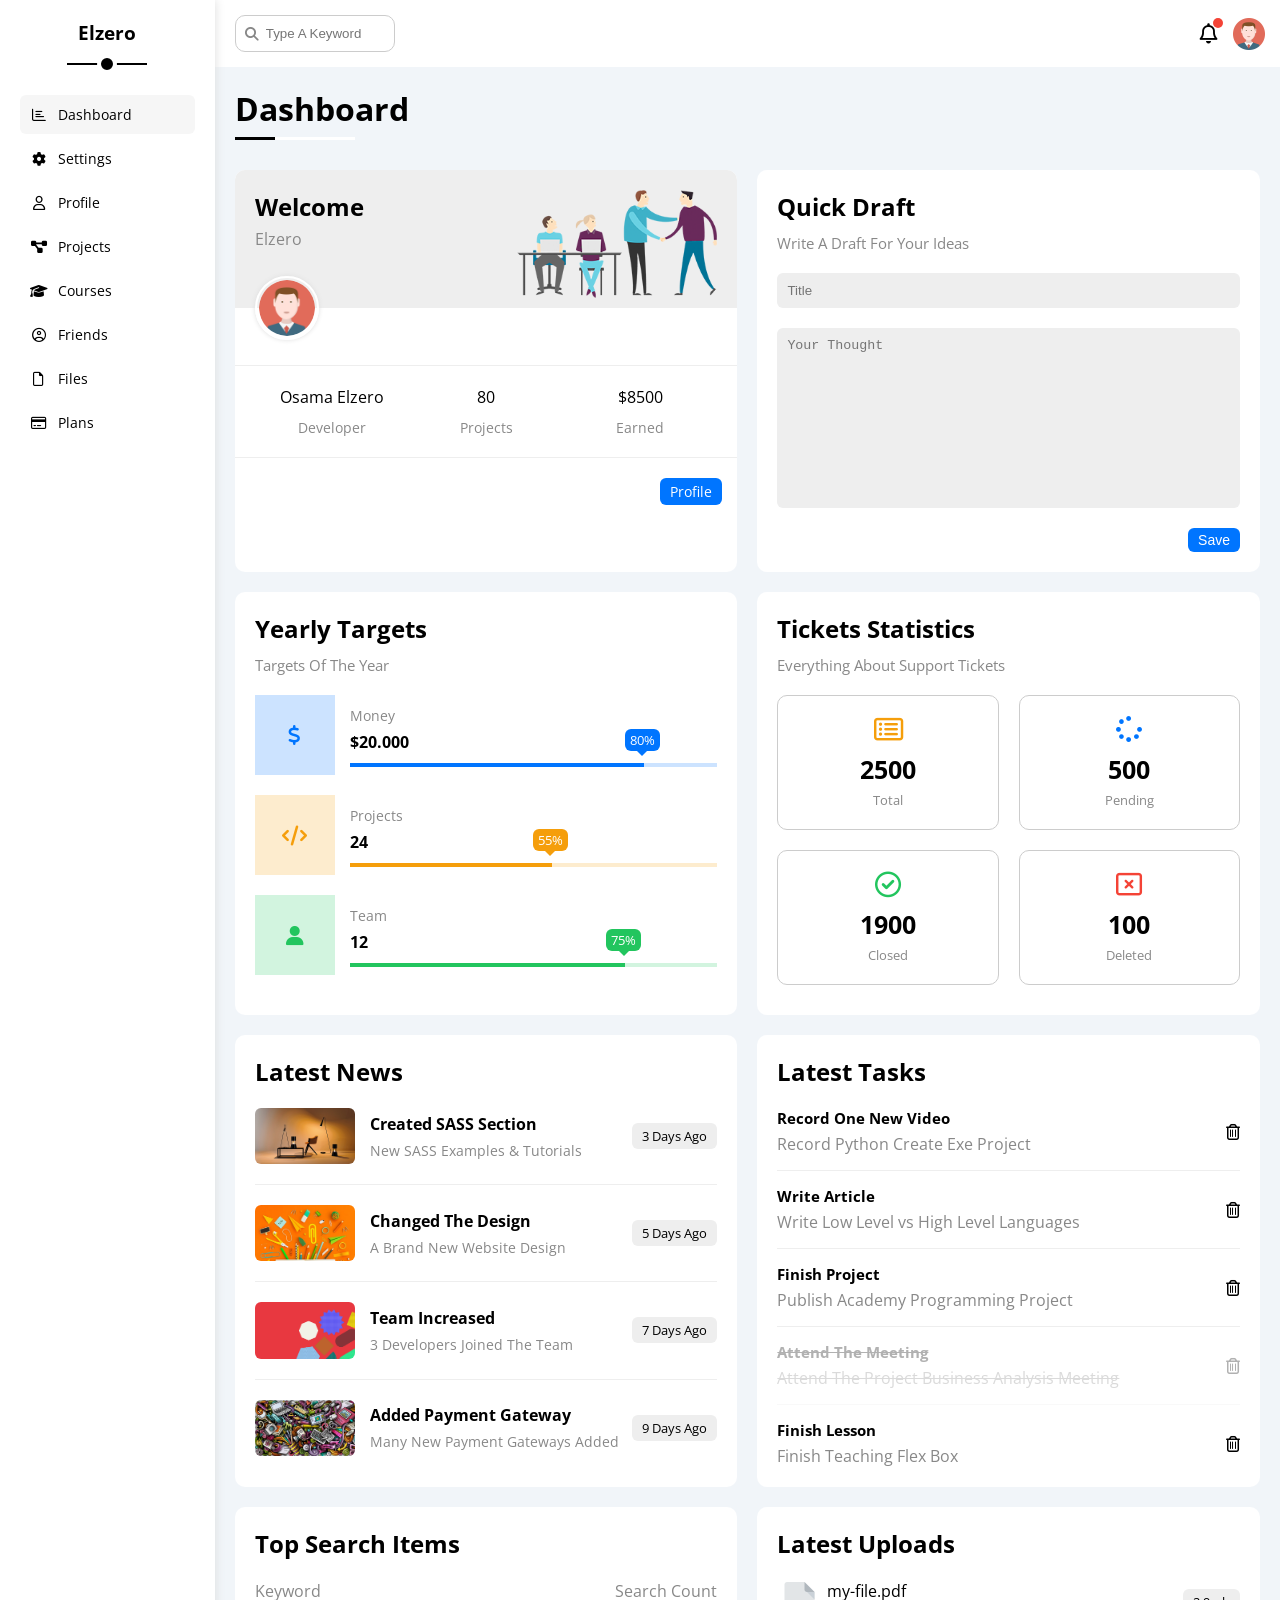
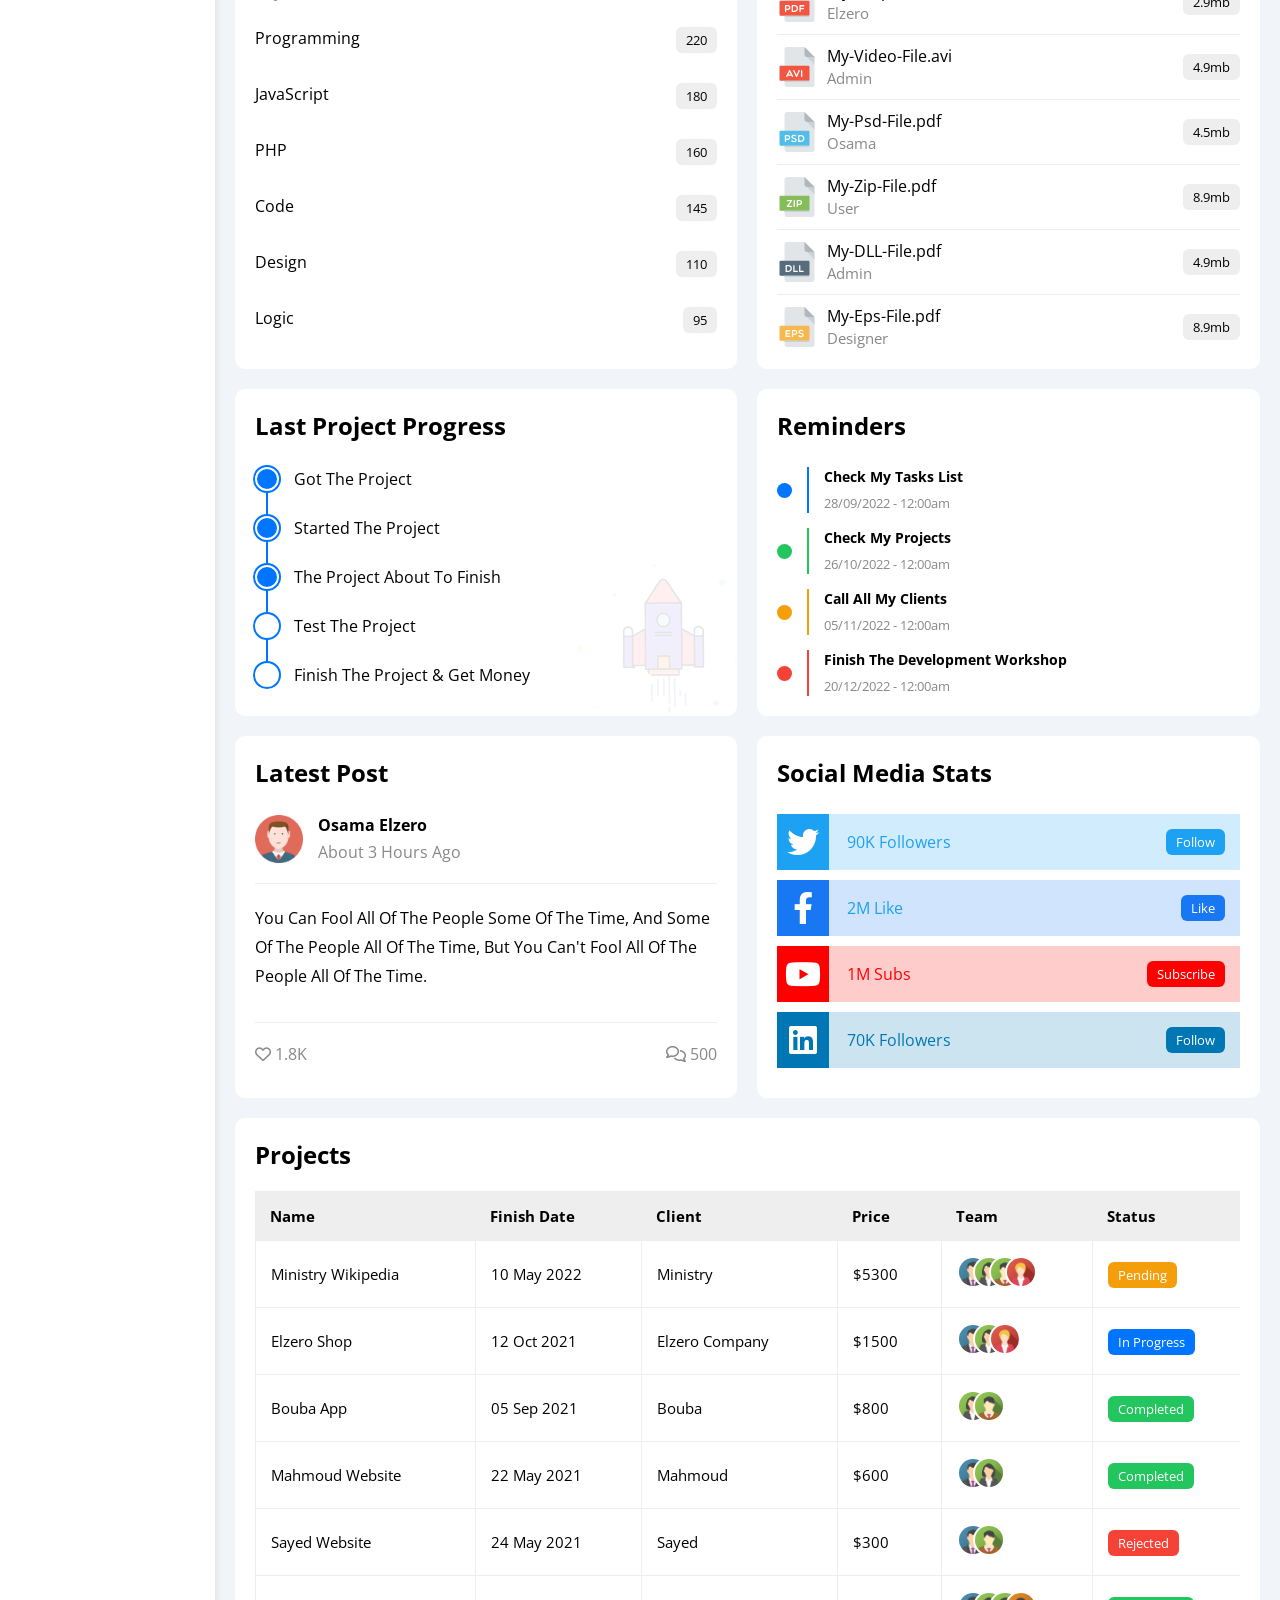
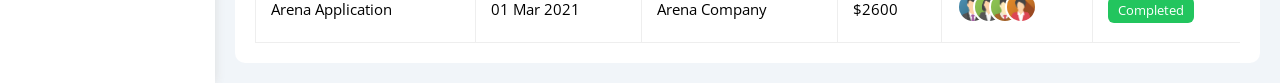
<file: HTML-CSS Template-4/index.html>
<!DOCTYPE html>
<html lang="en">
  <head>
    <meta charset="UTF-8" />
    <meta http-equiv="X-UA-Compatible" content="IE=edge" />
    <meta name="viewport" content="width=device-width, initial-scale=1.0" />
    <title>Dashboard</title>
    <link rel="stylesheet" href="css/all.min.css" />
    <link rel="stylesheet" href="css/framework.css" />
    <link rel="stylesheet" href="css/master.css" />
    <link rel="preconnect" href="https://fonts.googleapis.com" />
    <link rel="preconnect" href="https://fonts.gstatic.com" crossorigin />
    <link href="https://fonts.googleapis.com/css2?family=Open+Sans:wght@300;500&display=swap" rel="stylesheet" />
  </head>
  <body>
    <div class="page d-flex">
      <div class="sidebar bg-white p-20 p-relative">
        <h3 class="p-relative txt-c mt-0">Elzero</h3>
        <ul>
          <li>
            <a class="active d-flex align-center fs-14 c-black rad-6 p-10" href="index.html">
              <i class="fa-regular fa-chart-bar fa-fw"></i>
              <span>Dashboard</span>
            </a>
          </li>
          <li>
            <a class="d-flex align-center fs-14 c-black rad-6 p-10" href="settings.html">
              <i class="fa-solid fa-gear fa-fw"></i>
              <span>Settings</span>
            </a>
          </li>
          <li>
            <a class="d-flex align-center fs-14 c-black rad-6 p-10" href="profile.html">
              <i class="fa-regular fa-user fa-fw"></i>
              <span>Profile</span>
            </a>
          </li>
          <li>
            <a class="d-flex align-center fs-14 c-black rad-6 p-10" href="projects.html">
              <i class="fa-solid fa-diagram-project fa-fw"></i>
              <span>Projects</span>
            </a>
          </li>
          <li>
            <a class="d-flex align-center fs-14 c-black rad-6 p-10" href="courses.html">
              <i class="fa-solid fa-graduation-cap fa-fw"></i>
              <span>Courses</span>
            </a>
          </li>
          <li>
            <a class="d-flex align-center fs-14 c-black rad-6 p-10" href="friends.html">
              <i class="fa-regular fa-circle-user fa-fw"></i>
              <span>Friends</span>
            </a>
          </li>
          <li>
            <a class="d-flex align-center fs-14 c-black rad-6 p-10" href="files.html">
              <i class="fa-regular fa-file fa-fw"></i>
              <span>Files</span>
            </a>
          </li>
          <li>
            <a class="d-flex align-center fs-14 c-black rad-6 p-10" href="plans.html">
              <i class="fa-regular fa-credit-card fa-fw"></i>
              <span>Plans</span>
            </a>
          </li>
        </ul>
      </div>
      <div class="content w-full">
        <!-- Start Head -->
        <div class="head bg-white p-15 between-flex">
          <div class="search p-relative">
            <input class="p-10" type="search" placeholder="Type A Keyword" />
          </div>
          <div class="icons d-flex align-center">
            <span class="notification p-relative">
              <i class="fa-regular fa-bell fa-lg"></i>
            </span>
            <img src="imgs/avatar.png" alt="" />
          </div>
        </div>
        <!-- End Head -->
        <h1 class="p-relative">Dashboard</h1>
        <div class="wrapper d-grid gap-20">
          <!-- Start Welcome Widget -->
          <div class="welcome bg-white rad-10 txt-c-mobile block-mobile">
            <div class="intro p-20 d-flex space-between bg-eee">
              <div>
                <h2 class="m-0">Welcome</h2>
                <p class="c-grey mt-5">Elzero</p>
              </div>
              <img class="hide-mobile" src="imgs/welcome.png" alt="" />
            </div>
            <img src="imgs/avatar.png" alt="" class="avatar" />
            <div class="body txt-c d-flex p-20 mt-20 mb-20 block-mobile">
              <div>Osama Elzero <span class="d-block c-grey fs-14 mt-10">Developer</span></div>
              <div>80 <span class="d-block c-grey fs-14 mt-10">Projects</span></div>
              <div>$8500 <span class="d-block c-grey fs-14 mt-10">Earned</span></div>
            </div>
            <a href="profile.html" class="visit d-block fs-14 bg-blue c-white w-fit btn-shape">Profile</a>
          </div>
          <!-- End Welcome Widget -->
          <!-- Start Quick Draft Widget -->
          <div class="quick-draft p-20 bg-white rad-10">
            <h2 class="mt-0 mb-10">Quick Draft</h2>
            <p class="mt-0 mb-20 c-grey fs-15">Write A Draft For Your Ideas</p>
            <form>
              <input class="d-block mb-20 w-full p-10 b-none bg-eee rad-6" type="text" placeholder="Title" />
              <textarea class="d-block mb-20 w-full p-10 b-none bg-eee rad-6" placeholder="Your Thought"></textarea>
              <input class="save d-block fs-14 bg-blue c-white b-none w-fit btn-shape" type="submit" value="Save" />
            </form>
          </div>
          <!-- End Quick Draft Widget -->
          <!-- Start Targets Widget -->
          <div class="targets p-20 bg-white rad-10">
            <h2 class="mt-0 mb-10">Yearly Targets</h2>
            <p class="mt-0 mb-20 c-grey fs-15">Targets Of The Year</p>
            <div class="target-row mb-20 blue center-flex">
              <div class="icon center-flex">
                <i class="fa-solid fa-dollar-sign fa-lg c-blue"></i>
              </div>
              <div class="details">
                <span class="fs-14 c-grey">Money</span>
                <span class="d-block mt-5 mb-10 fw-bold">$20.000</span>
                <div class="progress p-relative">
                  <span class="bg-blue blue" style="width: 80%">
                    <span class="bg-blue">80%</span>
                  </span>
                </div>
              </div>
            </div>
            <div class="target-row mb-20 center-flex orange">
              <div class="icon center-flex">
                <i class="fa-solid fa-code fa-lg c-orange"></i>
              </div>
              <div class="details">
                <span class="fs-14 c-grey">Projects</span>
                <span class="d-block mt-5 mb-10 fw-bold">24</span>
                <div class="progress p-relative">
                  <span class="bg-orange orange" style="width: 55%">
                    <span class="bg-orange">55%</span>
                  </span>
                </div>
              </div>
            </div>
            <div class="target-row mb-20 center-flex green">
              <div class="icon center-flex">
                <i class="fa-solid fa-user fa-lg c-green"></i>
              </div>
              <div class="details">
                <span class="fs-14 c-grey">Team</span>
                <span class="d-block mt-5 mb-10 fw-bold">12</span>
                <div class="progress p-relative">
                  <span class="bg-green green" style="width: 75%">
                    <span class="bg-green">75%</span>
                  </span>
                </div>
              </div>
            </div>
          </div>
          <!-- End Targets Widget -->
          <!-- Start Ticket Widget -->
          <div class="tickets p-20 bg-white rad-10">
            <h2 class="mt-0 mb-10">Tickets Statistics</h2>
            <p class="mt-0 mb-20 c-grey fs-15">Everything About Support Tickets</p>
            <div class="d-flex txt-c gap-20 f-wrap">
              <div class="box p-20 rad-10 fs-13 c-grey">
                <i class="fa-regular fa-rectangle-list fa-2x mb-10 c-orange"></i>
                <span class="d-block c-black fw-bold fs-25 mb-5">2500</span>
                Total
              </div>
              <div class="box p-20 rad-10 fs-13 c-grey">
                <i class="fa-solid fa-spinner fa-2x mb-10 c-blue"></i>
                <span class="d-block c-black fw-bold fs-25 mb-5">500</span>
                Pending
              </div>
              <div class="box p-20 rad-10 fs-13 c-grey">
                <i class="fa-regular fa-circle-check fa-2x mb-10 c-green"></i>
                <span class="d-block c-black fw-bold fs-25 mb-5">1900</span>
                Closed
              </div>
              <div class="box p-20 rad-10 fs-13 c-grey">
                <i class="fa-regular fa-rectangle-xmark fa-2x mb-10 c-red"></i>
                <span class="d-block c-black fw-bold fs-25 mb-5">100</span>
                Deleted
              </div>
            </div>
          </div>
          <!-- End Ticket Widget -->
          <!-- Start Latest News Widget -->
          <div class="latest-news p-20 bg-white rad-10 txt-c-mobile">
            <h2 class="mt-0 mb-20">Latest News</h2>
            <div class="news-row d-flex align-center">
              <img src="imgs/news-01.png" alt="" />
              <div class="info">
                <h3>Created SASS Section</h3>
                <p class="m-0 fs-14 c-grey">New SASS Examples & Tutorials</p>
              </div>
              <div class="btn-shape bg-eee fs-13 label">3 Days Ago</div>
            </div>
            <div class="news-row d-flex align-center">
              <img src="imgs/news-02.png" alt="" />
              <div class="info">
                <h3>Changed The Design</h3>
                <p class="m-0 fs-14 c-grey">A Brand New Website Design</p>
              </div>
              <div class="btn-shape bg-eee fs-13 label">5 Days Ago</div>
            </div>
            <div class="news-row d-flex align-center">
              <img src="imgs/news-03.png" alt="" />
              <div class="info">
                <h3>Team Increased</h3>
                <p class="m-0 fs-14 c-grey">3 Developers Joined The Team</p>
              </div>
              <div class="btn-shape bg-eee fs-13 label">7 Days Ago</div>
            </div>
            <div class="news-row d-flex align-center">
              <img src="imgs/news-04.png" alt="" />
              <div class="info">
                <h3>Added Payment Gateway</h3>
                <p class="m-0 fs-14 c-grey">Many New Payment Gateways Added</p>
              </div>
              <div class="btn-shape bg-eee fs-13 label">9 Days Ago</div>
            </div>
          </div>
          <!-- End Latest News Widget -->
          <!-- Start Tasks Widget -->
          <div class="tasks p-20 bg-white rad-10">
            <h2 class="mt-0 mb-20">Latest Tasks</h2>
            <div class="task-row between-flex">
              <div class="info">
                <h3 class="mt-0 mb-5 fs-15">Record One New Video</h3>
                <p class="m-0 c-grey">Record Python Create Exe Project</p>
              </div>
              <i class="fa-regular fa-trash-can delete"></i>
            </div>
            <div class="task-row between-flex">
              <div class="info">
                <h3 class="mt-0 mb-5 fs-15">Write Article</h3>
                <p class="m-0 c-grey">Write Low Level vs High Level Languages</p>
              </div>
              <i class="fa-regular fa-trash-can delete"></i>
            </div>
            <div class="task-row between-flex">
              <div class="info">
                <h3 class="mt-0 mb-5 fs-15">Finish Project</h3>
                <p class="m-0 c-grey">Publish Academy Programming Project</p>
              </div>
              <i class="fa-regular fa-trash-can delete"></i>
            </div>
            <div class="task-row between-flex done">
              <div class="info">
                <h3 class="mt-0 mb-5 fs-15">Attend The Meeting</h3>
                <p class="m-0 c-grey">Attend The Project Business Analysis Meeting</p>
              </div>
              <i class="fa-regular fa-trash-can delete"></i>
            </div>
            <div class="task-row between-flex">
              <div class="info">
                <h3 class="mt-0 mb-5 fs-15">Finish Lesson</h3>
                <p class="m-0 c-grey">Finish Teaching Flex Box</p>
              </div>
              <i class="fa-regular fa-trash-can delete"></i>
            </div>
          </div>
          <!-- End Tasks -->
          <!-- Start Top Search Word Widget -->
          <div class="search-items p-20 bg-white rad-10">
            <h2 class="mt-0 mb-20">Top Search Items</h2>
            <div class="items-head d-flex space-between c-grey mb-10">
              <div>Keyword</div>
              <div>Search Count</div>
            </div>
            <div class="items d-flex space-between pt-15 pb-15">
              <span>Programming</span>
              <span class="bg-eee fs-13 btn-shape">220</span>
            </div>
            <div class="items d-flex space-between pt-15 pb-15">
              <span>JavaScript</span>
              <span class="bg-eee btn-shape fs-13">180</span>
            </div>
            <div class="items d-flex space-between pt-15 pb-15">
              <span>PHP</span>
              <span class="bg-eee btn-shape fs-13">160</span>
            </div>
            <div class="items d-flex space-between pt-15 pb-15">
              <span>Code</span>
              <span class="bg-eee btn-shape fs-13">145</span>
            </div>
            <div class="items d-flex space-between pt-15 pb-15">
              <span>Design</span>
              <span class="bg-eee btn-shape fs-13">110</span>
            </div>
            <div class="items d-flex space-between pt-15 pb-15">
              <span>Logic</span>
              <span class="bg-eee btn-shape fs-13">95</span>
            </div>
          </div>
          <!-- End Top Search Word Widget -->
          <!-- Start Latest Uploads Widget -->
          <div class="latest-uploads p-20 bg-white rad-10">
            <h2 class="mt-0 mb-20">Latest Uploads</h2>
            <ul class="m-0">
              <li class="between-flex pb-10 mb-10">
                <div class="d-flex align-center">
                  <img class="mr-10" src="imgs/pdf.svg" alt="" />
                  <div>
                    <span class="d-block">my-file.pdf</span>
                    <span class="fs-15 c-grey">Elzero</span>
                  </div>
                </div>
                <div class="bg-eee btn-shape fs-13">2.9mb</div>
              </li>
              <li class="between-flex pb-10 mb-10">
                <div class="d-flex align-center">
                  <img class="mr-10" src="imgs/avi.svg" alt="" />
                  <div>
                    <span class="d-block">My-Video-File.avi</span>
                    <span class="fs-15 c-grey">Admin</span>
                  </div>
                </div>
                <div class="bg-eee btn-shape fs-13">4.9mb</div>
              </li>
              <li class="between-flex pb-10 mb-10">
                <div class="d-flex align-center">
                  <img class="mr-10" src="imgs/psd.svg" alt="" />
                  <div>
                    <span class="d-block">My-Psd-File.pdf</span>
                    <span class="fs-15 c-grey">Osama</span>
                  </div>
                </div>
                <div class="bg-eee btn-shape fs-13">4.5mb</div>
              </li>
              <li class="between-flex pb-10 mb-10">
                <div class="d-flex align-center">
                  <img class="mr-10" src="imgs/zip.svg" alt="" />
                  <div>
                    <span class="d-block">My-Zip-File.pdf</span>
                    <span class="fs-15 c-grey">User</span>
                  </div>
                </div>
                <div class="bg-eee btn-shape fs-13">8.9mb</div>
              </li>
              <li class="between-flex pb-10 mb-10">
                <div class="d-flex align-center">
                  <img class="mr-10" src="imgs/dll.svg" alt="" />
                  <div>
                    <span class="d-block">My-DLL-File.pdf</span>
                    <span class="fs-15 c-grey">Admin</span>
                  </div>
                </div>
                <div class="bg-eee btn-shape fs-13">4.9mb</div>
              </li>
              <li class="between-flex">
                <div class="d-flex align-center">
                  <img class="mr-10" src="imgs/eps.svg" alt="" />
                  <div>
                    <span class="d-block">My-Eps-File.pdf</span>
                    <span class="fs-15 c-grey">Designer</span>
                  </div>
                </div>
                <div class="bg-eee btn-shape fs-13">8.9mb</div>
              </li>
            </ul>
          </div>
          <!-- End Latest Uploads Widget -->
          <!-- Start Last Project Progress Widget -->
          <div class="last-project p-20 bg-white rad-10 p-relative">
            <h2 class="mt-0 mb-20">Last Project Progress</h2>
            <ul class="m-0 p-relative">
              <li class="mt-25 d-flex align-center done">Got The Project</li>
              <li class="mt-25 d-flex align-center done">Started The Project</li>
              <li class="mt-25 d-flex align-center done">The Project About To Finish</li>
              <li class="mt-25 d-flex align-center current">Test The Project</li>
              <li class="mt-25 d-flex align-center">Finish The Project & Get Money</li>
            </ul>
            <img class="launch-icon hide-mobile" src="imgs/project.png" alt="" />
          </div>
          <!-- End Last Project Progress Widget -->
          <!-- Start Reminders Widget -->
          <div class="reminders p-20 bg-white rad-10 p-relative">
            <h2 class="mt-0 mb-25">Reminders</h2>
            <ul class="m-0">
              <li class="d-flex align-center mt-15">
                <span class="key bg-blue mr-15 d-block rad-half"></span>
                <div class="pl-15 blue">
                  <p class="fs-14 fw-bold mt-0 mb-5">Check My Tasks List</p>
                  <span class="fs-13 c-grey">28/09/2022 - 12:00am</span>
                </div>
              </li>
              <li class="d-flex align-center mt-15">
                <span class="key bg-green mr-15 d-block rad-half"></span>
                <div class="pl-15 green">
                  <p class="fs-14 fw-bold mt-0 mb-5">Check My Projects</p>
                  <span class="fs-13 c-grey">26/10/2022 - 12:00am</span>
                </div>
              </li>
              <li class="d-flex align-center mt-15">
                <span class="key bg-orange mr-15 d-block rad-half"></span>
                <div class="pl-15 orange">
                  <p class="fs-14 fw-bold mt-0 mb-5">Call All My Clients</p>
                  <span class="fs-13 c-grey">05/11/2022 - 12:00am</span>
                </div>
              </li>
              <li class="d-flex align-center mt-15">
                <span class="key bg-red mr-15 d-block rad-half"></span>
                <div class="pl-15 red">
                  <p class="fs-14 fw-bold mt-0 mb-5">Finish The Development Workshop</p>
                  <span class="fs-13 c-grey">20/12/2022 - 12:00am</span>
                </div>
              </li>
            </ul>
          </div>
          <!-- End Reminders Widget -->
          <!-- Start Latest Post Widget -->
          <div class="latest-post p-20 bg-white rad-10 p-relative">
            <h2 class="mt-0 mb-25">Latest Post</h2>
            <div class="top d-flex align-center">
              <img class="avatar mr-15" src="imgs/avatar.png" alt="" />
              <div class="info">
                <span class="d-block mb-5 fw-bold">Osama Elzero</span>
                <span class="c-grey">About 3 Hours Ago</span>
              </div>
            </div>
            <div class="post-content txt-c-mobile pt-20 pb-20 mt-20 mb-20">
              You can fool all of the people some of the time, and some of the people all of the time, but you can't
              fool all of the people all of the time.
            </div>
            <div class="post-stats between-flex c-grey">
              <div>
                <i class="fa-regular fa-heart"></i>
                <span>1.8K</span>
              </div>
              <div>
                <i class="fa-regular fa-comments"></i>
                <span>500</span>
              </div>
            </div>
          </div>
          <!-- End Latest Post Widget -->
          <!-- Start Social Media Stats Widget -->
          <div class="social-media p-20 bg-white rad-10 p-relative">
            <h2 class="mt-0 mb-25">Social Media Stats</h2>
            <div class="box twitter p-15 p-relative mb-10 between-flex">
              <i class="fa-brands fa-twitter fa-2x c-white h-full center-flex"></i>
              <span>90K Followers</span>
              <a class="fs-13 c-white btn-shape" href="#">Follow</a>
            </div>
            <div class="box facebook p-15 p-relative mb-10 between-flex">
              <i class="fa-brands fa-facebook-f fa-2x c-white h-full center-flex"></i>
              <span>2M Like</span>
              <a class="fs-13 c-white btn-shape" href="#">Like</a>
            </div>
            <div class="box youtube p-15 p-relative mb-10 between-flex">
              <i class="fa-brands fa-youtube fa-2x c-white h-full center-flex"></i>
              <span>1M Subs</span>
              <a class="fs-13 c-white btn-shape" href="#">Subscribe</a>
            </div>
            <div class="box linkedin p-15 p-relative mb-10 between-flex">
              <i class="fa-brands fa-linkedin fa-2x c-white h-full center-flex"></i>
              <span>70K Followers</span>
              <a class="fs-13 c-white btn-shape" href="#">Follow</a>
            </div>
          </div>
          <!-- Start End Media Stats Widget -->
        </div>
        <!-- Start Projects Table -->
        <div class="projects p-20 bg-white rad-10 m-20">
          <h2 class="mt-0 mb-20">Projects</h2>
          <div class="responsive-table">
            <table class="fs-15 w-full">
              <thead>
                <tr>
                  <td>Name</td>
                  <td>Finish Date</td>
                  <td>Client</td>
                  <td>Price</td>
                  <td>Team</td>
                  <td>Status</td>
                </tr>
              </thead>
              <tbody>
                <tr>
                  <td>Ministry Wikipedia</td>
                  <td>10 May 2022</td>
                  <td>Ministry</td>
                  <td>$5300</td>
                  <td>
                    <img src="imgs/team-01.png" alt="" />
                    <img src="imgs/team-02.png" alt="" />
                    <img src="imgs/team-03.png" alt="" />
                    <img src="imgs/team-05.png" alt="" />
                  </td>
                  <td>
                    <span class="label btn-shape bg-orange c-white">Pending</span>
                  </td>
                </tr>
                <tr>
                  <td>Elzero Shop</td>
                  <td>12 Oct 2021</td>
                  <td>Elzero Company</td>
                  <td>$1500</td>
                  <td>
                    <img src="imgs/team-01.png" alt="" />
                    <img src="imgs/team-02.png" alt="" />
                    <img src="imgs/team-05.png" alt="" />
                  </td>
                  <td><span class="label btn-shape bg-blue c-white">In Progress</span></td>
                </tr>
                <tr>
                  <td>Bouba App</td>
                  <td>05 Sep 2021</td>
                  <td>Bouba</td>
                  <td>$800</td>
                  <td>
                    <img src="imgs/team-02.png" alt="" />
                    <img src="imgs/team-03.png" alt="" />
                  </td>
                  <td><span class="label btn-shape bg-green c-white">Completed</span></td>
                </tr>
                <tr>
                  <td>Mahmoud Website</td>
                  <td>22 May 2021</td>
                  <td>Mahmoud</td>
                  <td>$600</td>
                  <td>
                    <img src="imgs/team-01.png" alt="" />
                    <img src="imgs/team-02.png" alt="" />
                  </td>
                  <td><span class="label btn-shape bg-green c-white">Completed</span></td>
                </tr>
                <tr>
                  <td>Sayed Website</td>
                  <td>24 May 2021</td>
                  <td>Sayed</td>
                  <td>$300</td>
                  <td>
                    <img src="imgs/team-01.png" alt="" />
                    <img src="imgs/team-03.png" alt="" />
                  </td>
                  <td><span class="label btn-shape bg-red c-white">Rejected</span></td>
                </tr>
                <tr>
                  <td>Arena Application</td>
                  <td>01 Mar 2021</td>
                  <td>Arena Company</td>
                  <td>$2600</td>
                  <td>
                    <img src="imgs/team-01.png" alt="" />
                    <img src="imgs/team-02.png" alt="" />
                    <img src="imgs/team-03.png" alt="" />
                    <img src="imgs/team-04.png" alt="" />
                  </td>
                  <td><span class="label btn-shape bg-green c-white">Completed</span></td>
                </tr>
              </tbody>
            </table>
          </div>
        </div>
        <!-- End Projects Table -->
      </div>
    </div>
  </body>
</html>
</file>
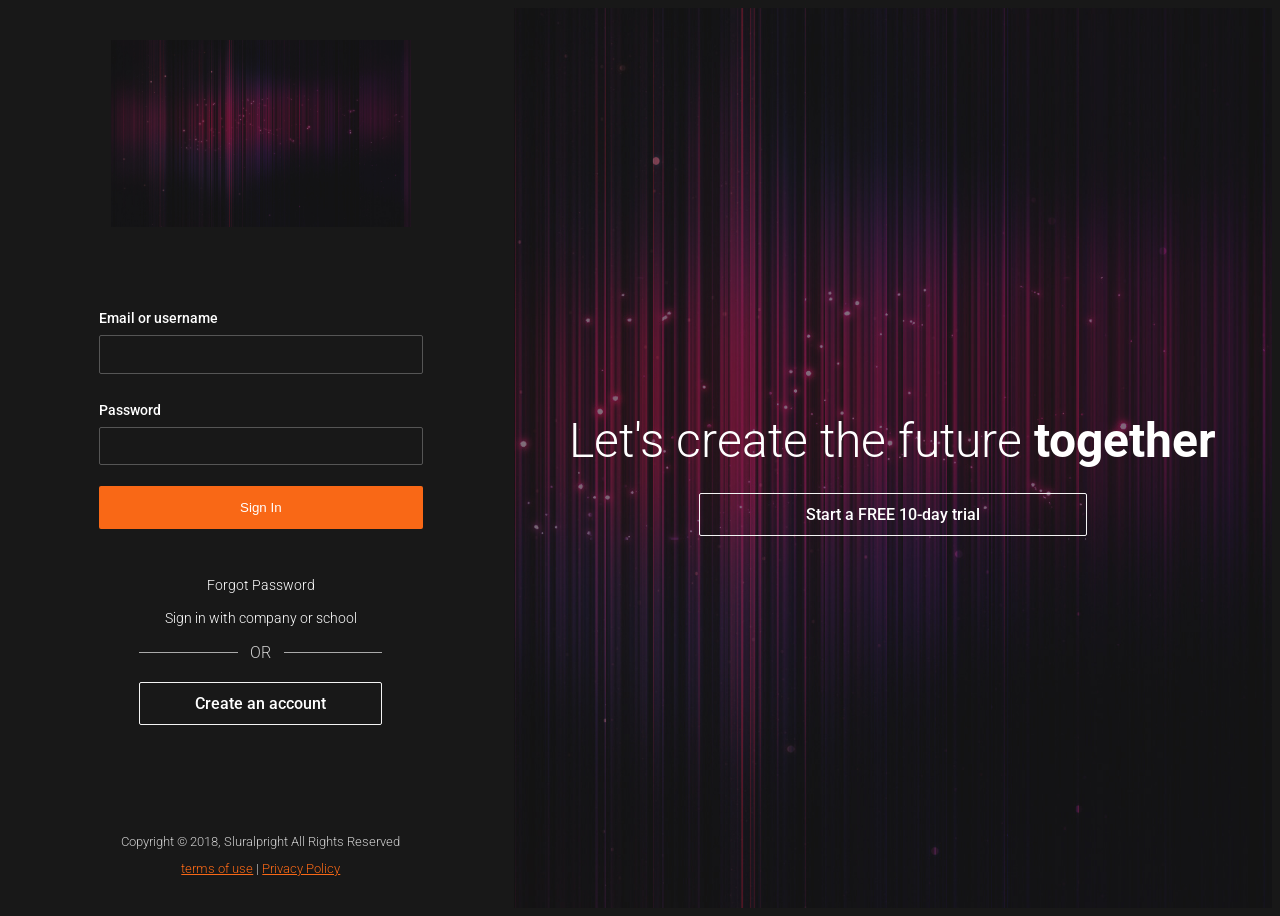
<file: Pluralsight Login Page Clone/index.html>
<!DOCTYPE html>
<html lang="en">
<head>
    <meta charset="UTF-8">
    <meta name="viewport" content="width=device-width, initial-scale=1.0">
    <link rel ="stylesheet" href="style.css">
    <title>Sign In - Sluralpright</title>
</head>
<body>
    <div id="wrapper">
      <div id="left">
        <div id="signin">
          <div class="logo">
            <img src="img/login-bg.jpg" alt="Sluralpright" />
          </div>
          <form>
            <div>
              <label>Email or username</label>
              <input type="text" class="text-input" />
            </div>
            <div>
              <label>Password</label>
              <input type="password" class="text-input" />
            </div>
            <button type="submit" class="primary-btn">Sign In</button>
          </form>
          <div class="links">
            <a href="#">Forgot Password</a>
            <a href="#">Sign in with company or school</a>
          </div>
          <div class="or">
            <hr class="bar" />
            <span>OR</span>
            <hr class="bar" />
          </div>
          <a href="#" class="secondary-btn">Create an account</a>
        </div>
        <footer id="main-footer">
          <p>Copyright &copy; 2018, Sluralpright All Rights Reserved</p>
          <div>
            <a href="#">terms of use</a> | <a href="#">Privacy Policy</a>
          </div>
        </footer>
      </div>
      <div id="right">
        <div id="showcase">
          <div class="showcase-content">
            <h1 class="showcase-text">
              Let's create the future <strong>together</strong>
            </h1>
            <a href="#" class="secondary-btn">Start a FREE 10-day trial</a>
          </div>
        </div>
      </div>
    </div>
</body>
</html>
</file>
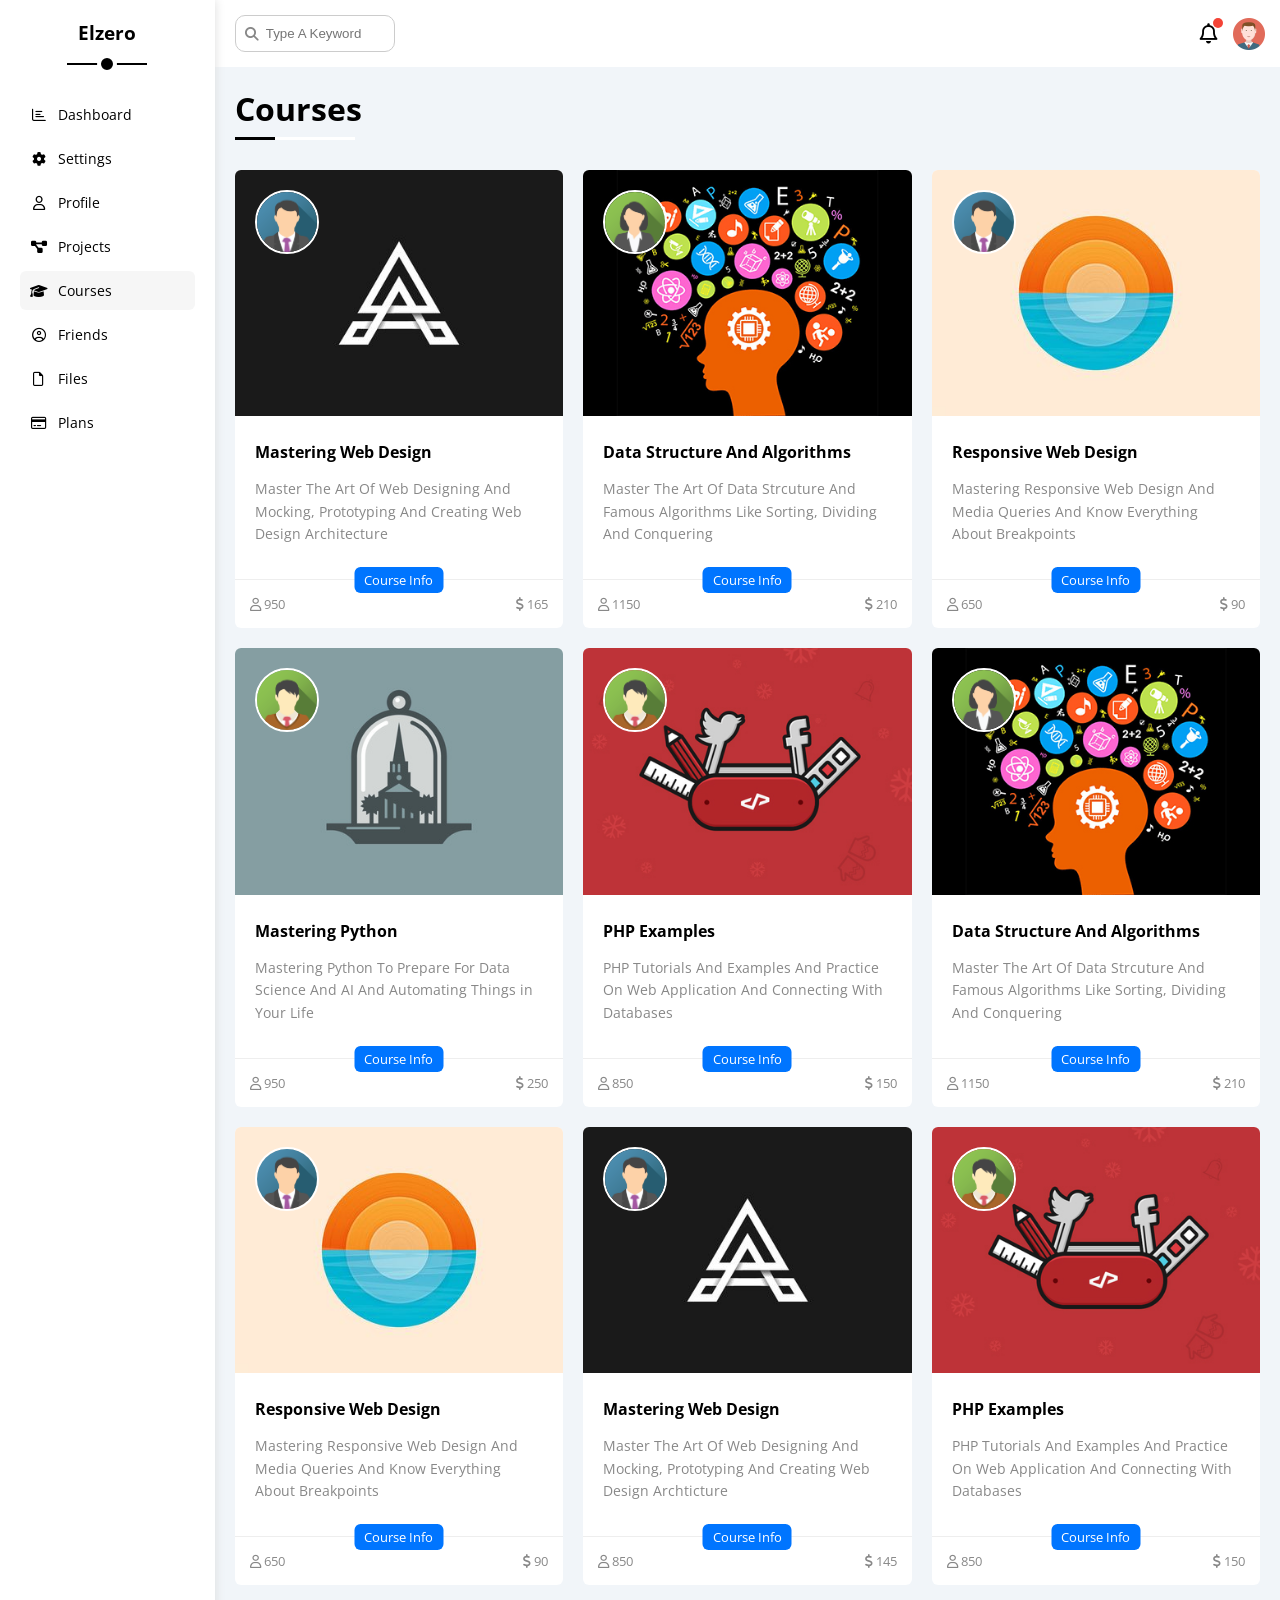
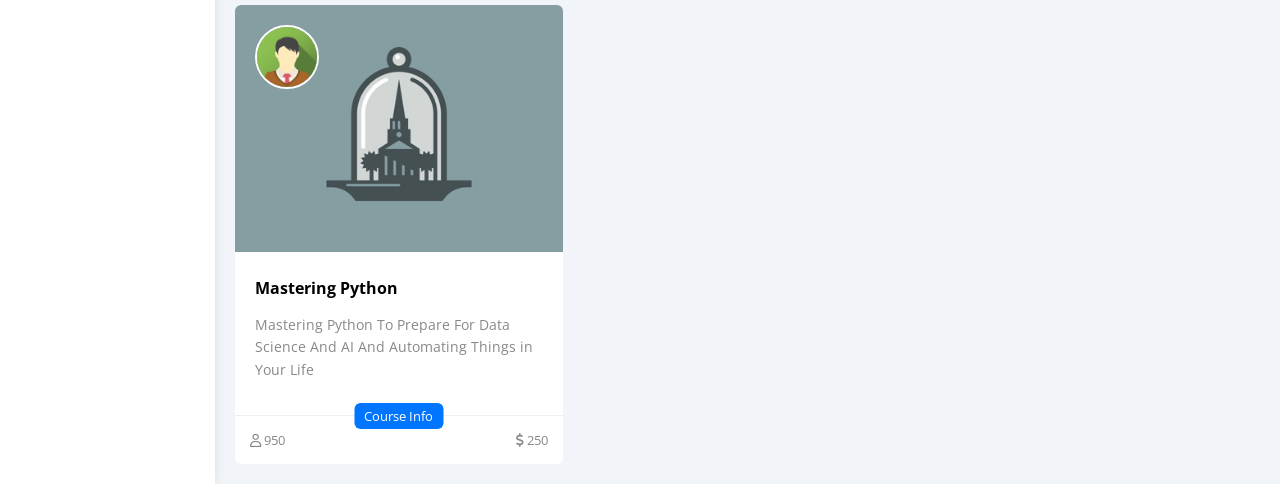
<file: HTML-CSS Template-4/courses.html>
<!DOCTYPE html>
<html lang="en">
  <head>
    <meta charset="UTF-8" />
    <meta http-equiv="X-UA-Compatible" content="IE=edge" />
    <meta name="viewport" content="width=device-width, initial-scale=1.0" />
    <title>Courses</title>
    <link rel="stylesheet" href="css/all.min.css" />
    <link rel="stylesheet" href="css/framework.css" />
    <link rel="stylesheet" href="css/master.css" />
    <link rel="preconnect" href="https://fonts.googleapis.com" />
    <link rel="preconnect" href="https://fonts.gstatic.com" crossorigin />
    <link href="https://fonts.googleapis.com/css2?family=Open+Sans:wght@300;500&display=swap" rel="stylesheet" />
  </head>
  <body>
    <div class="page d-flex">
      <div class="sidebar bg-white p-20 p-relative">
        <h3 class="p-relative txt-c mt-0">Elzero</h3>
        <ul>
          <li>
            <a class="d-flex align-center fs-14 c-black rad-6 p-10" href="index.html">
              <i class="fa-regular fa-chart-bar fa-fw"></i>
              <span>Dashboard</span>
            </a>
          </li>
          <li>
            <a class="d-flex align-center fs-14 c-black rad-6 p-10" href="settings.html">
              <i class="fa-solid fa-gear fa-fw"></i>
              <span>Settings</span>
            </a>
          </li>
          <li>
            <a class="d-flex align-center fs-14 c-black rad-6 p-10" href="profile.html">
              <i class="fa-regular fa-user fa-fw"></i>
              <span>Profile</span>
            </a>
          </li>
          <li>
            <a class="d-flex align-center fs-14 c-black rad-6 p-10" href="projects.html">
              <i class="fa-solid fa-diagram-project fa-fw"></i>
              <span>Projects</span>
            </a>
          </li>
          <li>
            <a class="active d-flex align-center fs-14 c-black rad-6 p-10" href="courses.html">
              <i class="fa-solid fa-graduation-cap fa-fw"></i>
              <span>Courses</span>
            </a>
          </li>
          <li>
            <a class="d-flex align-center fs-14 c-black rad-6 p-10" href="friends.html">
              <i class="fa-regular fa-circle-user fa-fw"></i>
              <span>Friends</span>
            </a>
          </li>
          <li>
            <a class="d-flex align-center fs-14 c-black rad-6 p-10" href="files.html">
              <i class="fa-regular fa-file fa-fw"></i>
              <span>Files</span>
            </a>
          </li>
          <li>
            <a class="d-flex align-center fs-14 c-black rad-6 p-10" href="plans.html">
              <i class="fa-regular fa-credit-card fa-fw"></i>
              <span>Plans</span>
            </a>
          </li>
        </ul>
      </div>
      <div class="content w-full">
        <!-- Start Head -->
        <div class="head bg-white p-15 between-flex">
          <div class="search p-relative">
            <input class="p-10" type="search" placeholder="Type A Keyword" />
          </div>
          <div class="icons d-flex align-center">
            <span class="notification p-relative">
              <i class="fa-regular fa-bell fa-lg"></i>
            </span>
            <img src="imgs/avatar.png" alt="" />
          </div>
        </div>
        <!-- End Head -->
        <h1 class="p-relative">Courses</h1>
        <div class="courses-page d-grid m-20 gap-20">
          <div class="course bg-white rad-6 p-relative">
            <img class="cover" src="imgs/course-01.jpg" alt="" />
            <img class="instructor" src="imgs/team-01.png" alt="" />
            <div class="p-20">
              <h4 class="m-0">Mastering Web Design</h4>
              <p class="description c-grey mt-15 fs-14">
                Master The Art Of Web Designing And Mocking, Prototyping And Creating Web Design Architecture
              </p>
            </div>
            <div class="info p-15 p-relative between-flex">
              <span class="title bg-blue c-white btn-shape">Course Info</span>
              <span class="c-grey">
                <i class="fa-regular fa-user"></i>
                950
              </span>
              <span class="c-grey">
                <i class="fa-solid fa-dollar-sign"></i>
                165
              </span>
            </div>
          </div>
          <div class="course bg-white rad-6 p-relative">
            <img class="cover" src="imgs/course-02.jpg" alt="" />
            <img class="instructor" src="imgs/team-02.png" alt="" />
            <div class="p-20">
              <h4 class="m-0">Data Structure And Algorithms</h4>
              <p class="description c-grey mt-15 fs-14">
                Master The Art Of Data Strcuture And Famous Algorithms Like Sorting, Dividing And Conquering
              </p>
            </div>
            <div class="info p-15 p-relative between-flex">
              <span class="title bg-blue c-white btn-shape">Course Info</span>
              <span class="c-grey"> <i class="fa-regular fa-user"></i> 1150</span>
              <span class="c-grey"><i class="fa-solid fa-dollar-sign"></i> 210</span>
            </div>
          </div>
          <div class="course bg-white rad-6 p-relative">
            <img class="cover" src="imgs/course-03.jpg" alt="" />
            <img class="instructor" src="imgs/team-01.png" alt="" />
            <div class="p-20">
              <h4 class="m-0">Responsive Web Design</h4>
              <p class="description c-grey mt-15 fs-14">
                Mastering Responsive Web Design And Media Queries And Know Everything About Breakpoints
              </p>
            </div>
            <div class="info p-15 p-relative between-flex">
              <span class="title bg-blue c-white btn-shape">Course Info</span>
              <span class="c-grey"> <i class="fa-regular fa-user"></i> 650</span>
              <span class="c-grey"><i class="fa-solid fa-dollar-sign"></i> 90</span>
            </div>
          </div>
          <div class="course bg-white rad-6 p-relative">
            <img class="cover" src="imgs/course-04.jpg" alt="" />
            <img class="instructor" src="imgs/team-03.png" alt="" />
            <div class="p-20">
              <h4 class="m-0">Mastering Python</h4>
              <p class="description c-grey mt-15 fs-14">
                Mastering Python To Prepare For Data Science And AI And Automating Things in Your Life
              </p>
            </div>
            <div class="info p-15 p-relative between-flex">
              <span class="title bg-blue c-white btn-shape">Course Info</span>
              <span class="c-grey"> <i class="fa-regular fa-user"></i> 950</span>
              <span class="c-grey"><i class="fa-solid fa-dollar-sign"></i> 250</span>
            </div>
          </div>
          <div class="course bg-white rad-6 p-relative">
            <img class="cover" src="imgs/course-05.jpg" alt="" />
            <img class="instructor" src="imgs/team-03.png" alt="" />
            <div class="p-20">
              <h4 class="m-0">PHP Examples</h4>
              <p class="description c-grey mt-15 fs-14">
                PHP Tutorials And Examples And Practice On Web Application And Connecting With Databases
              </p>
            </div>
            <div class="info p-15 p-relative between-flex">
              <span class="title bg-blue c-white btn-shape">Course Info</span>
              <span class="c-grey"> <i class="fa-regular fa-user"></i> 850</span>
              <span class="c-grey"><i class="fa-solid fa-dollar-sign"></i> 150</span>
            </div>
          </div>
          <div class="course bg-white rad-6 p-relative">
            <img class="cover" src="imgs/course-02.jpg" alt="" />
            <img class="instructor" src="imgs/team-02.png" alt="" />
            <div class="p-20">
              <h4 class="m-0">Data Structure And Algorithms</h4>
              <p class="description c-grey mt-15 fs-14">
                Master The Art Of Data Strcuture And Famous Algorithms Like Sorting, Dividing And Conquering
              </p>
            </div>
            <div class="info p-15 p-relative between-flex">
              <span class="title bg-blue c-white btn-shape">Course Info</span>
              <span class="c-grey"> <i class="fa-regular fa-user"></i> 1150</span>
              <span class="c-grey"><i class="fa-solid fa-dollar-sign"></i> 210</span>
            </div>
          </div>
          <div class="course bg-white rad-6 p-relative">
            <img class="cover" src="imgs/course-03.jpg" alt="" />
            <img class="instructor" src="imgs/team-01.png" alt="" />
            <div class="p-20">
              <h4 class="m-0">Responsive Web Design</h4>
              <p class="description c-grey mt-15 fs-14">
                Mastering Responsive Web Design And Media Queries And Know Everything About Breakpoints
              </p>
            </div>
            <div class="info p-15 p-relative between-flex">
              <span class="title bg-blue c-white btn-shape">Course Info</span>
              <span class="c-grey"> <i class="fa-regular fa-user"></i> 650</span>
              <span class="c-grey"><i class="fa-solid fa-dollar-sign"></i> 90</span>
            </div>
          </div>
          <div class="course bg-white rad-6 p-relative">
            <img class="cover" src="imgs/course-01.jpg" alt="" />
            <img class="instructor" src="imgs/team-01.png" alt="" />
            <div class="p-20">
              <h4 class="m-0">Mastering Web Design</h4>
              <p class="description c-grey mt-15 fs-14">
                Master The Art Of Web Designing And Mocking, Prototyping And Creating Web Design Archticture
              </p>
            </div>
            <div class="info p-15 p-relative between-flex">
              <span class="title bg-blue c-white btn-shape">Course Info</span>
              <span class="c-grey"> <i class="fa-regular fa-user"></i> 850</span>
              <span class="c-grey"><i class="fa-solid fa-dollar-sign"></i> 145</span>
            </div>
          </div>
          <div class="course bg-white rad-6 p-relative">
            <img class="cover" src="imgs/course-05.jpg" alt="" />
            <img class="instructor" src="imgs/team-03.png" alt="" />
            <div class="p-20">
              <h4 class="m-0">PHP Examples</h4>
              <p class="description c-grey mt-15 fs-14">
                PHP Tutorials And Examples And Practice On Web Application And Connecting With Databases
              </p>
            </div>
            <div class="info p-15 p-relative between-flex">
              <span class="title bg-blue c-white btn-shape">Course Info</span>
              <span class="c-grey"> <i class="fa-regular fa-user"></i> 850</span>
              <span class="c-grey"><i class="fa-solid fa-dollar-sign"></i> 150</span>
            </div>
          </div>
          <div class="course bg-white rad-6 p-relative">
            <img class="cover" src="imgs/course-04.jpg" alt="" />
            <img class="instructor" src="imgs/team-03.png" alt="" />
            <div class="p-20">
              <h4 class="m-0">Mastering Python</h4>
              <p class="description c-grey mt-15 fs-14">
                Mastering Python To Prepare For Data Science And AI And Automating Things in Your Life
              </p>
            </div>
            <div class="info p-15 p-relative between-flex">
              <span class="title bg-blue c-white btn-shape">Course Info</span>
              <span class="c-grey"> <i class="fa-regular fa-user"></i> 950</span>
              <span class="c-grey"><i class="fa-solid fa-dollar-sign"></i> 250</span>
            </div>
          </div>
        </div>
      </div>
    </div>
  </body>
</html>
</file>
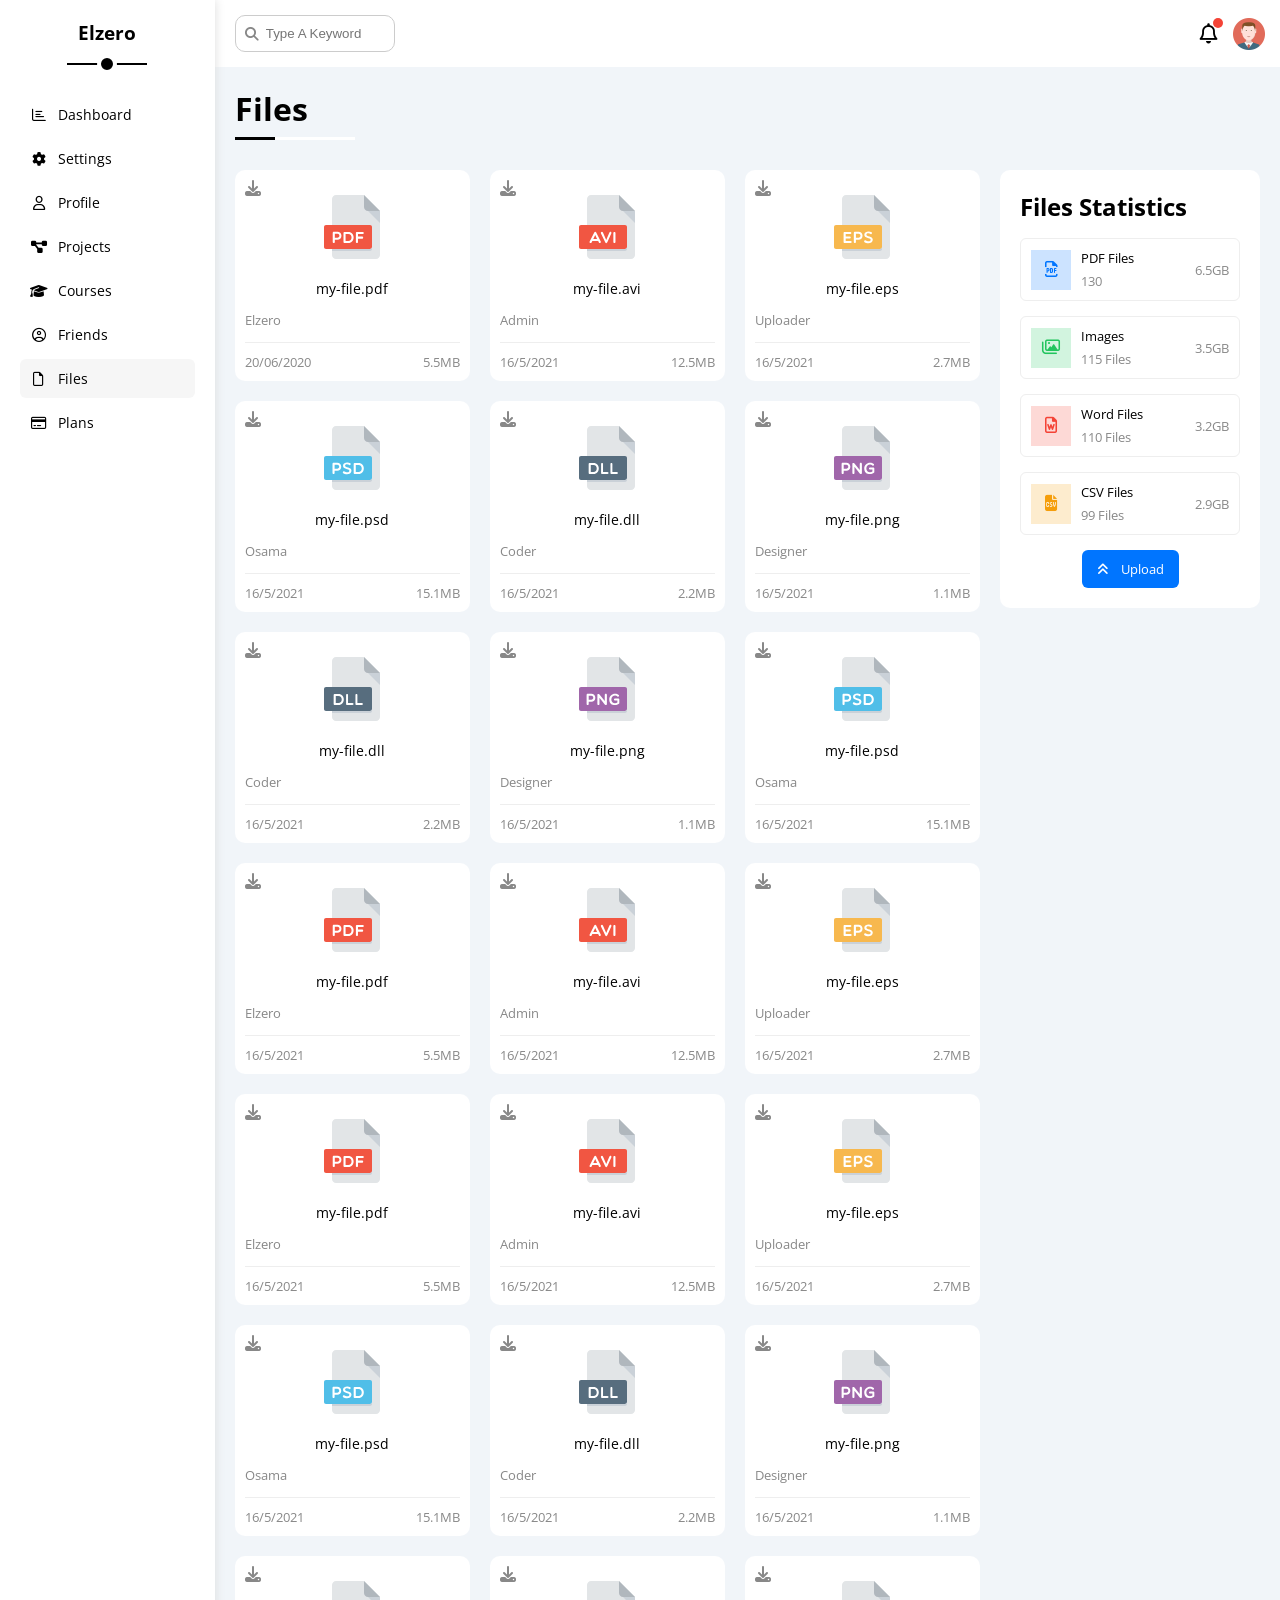
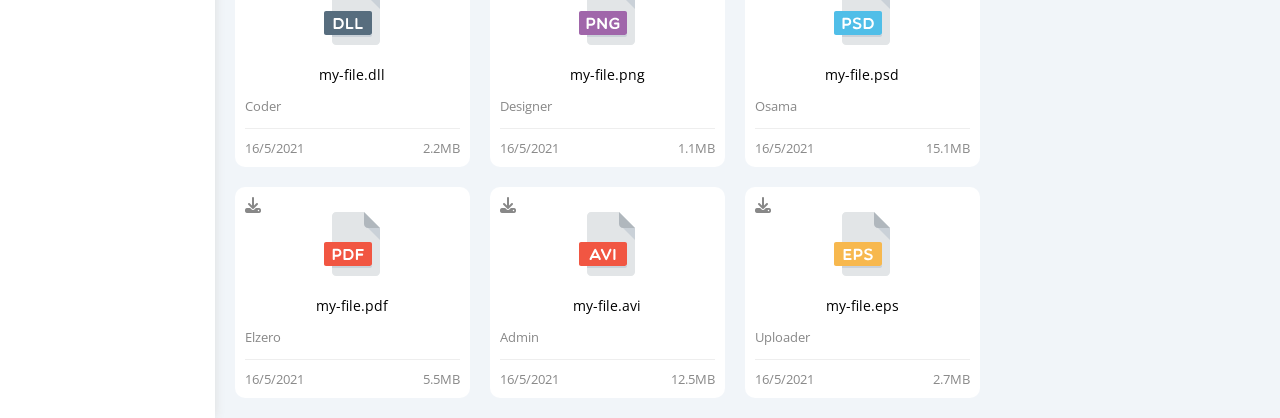
<file: HTML-CSS Template-4/files.html>
<!DOCTYPE html>
<html lang="en">
  <head>
    <meta charset="UTF-8" />
    <meta http-equiv="X-UA-Compatible" content="IE=edge" />
    <meta name="viewport" content="width=device-width, initial-scale=1.0" />
    <title>Files</title>
    <link rel="stylesheet" href="css/all.min.css" />
    <link rel="stylesheet" href="css/framework.css" />
    <link rel="stylesheet" href="css/master.css" />
    <link rel="preconnect" href="https://fonts.googleapis.com" />
    <link rel="preconnect" href="https://fonts.gstatic.com" crossorigin />
    <link href="https://fonts.googleapis.com/css2?family=Open+Sans:wght@300;500&display=swap" rel="stylesheet" />
  </head>
  <body>
    <div class="page d-flex">
      <div class="sidebar bg-white p-20 p-relative">
        <h3 class="p-relative txt-c mt-0">Elzero</h3>
        <ul>
          <li>
            <a class="d-flex align-center fs-14 c-black rad-6 p-10" href="index.html">
              <i class="fa-regular fa-chart-bar fa-fw"></i>
              <span>Dashboard</span>
            </a>
          </li>
          <li>
            <a class="d-flex align-center fs-14 c-black rad-6 p-10" href="settings.html">
              <i class="fa-solid fa-gear fa-fw"></i>
              <span>Settings</span>
            </a>
          </li>
          <li>
            <a class="d-flex align-center fs-14 c-black rad-6 p-10" href="profile.html">
              <i class="fa-regular fa-user fa-fw"></i>
              <span>Profile</span>
            </a>
          </li>
          <li>
            <a class="d-flex align-center fs-14 c-black rad-6 p-10" href="projects.html">
              <i class="fa-solid fa-diagram-project fa-fw"></i>
              <span>Projects</span>
            </a>
          </li>
          <li>
            <a class="d-flex align-center fs-14 c-black rad-6 p-10" href="courses.html">
              <i class="fa-solid fa-graduation-cap fa-fw"></i>
              <span>Courses</span>
            </a>
          </li>
          <li>
            <a class="d-flex align-center fs-14 c-black rad-6 p-10" href="friends.html">
              <i class="fa-regular fa-circle-user fa-fw"></i>
              <span>Friends</span>
            </a>
          </li>
          <li>
            <a class="active d-flex align-center fs-14 c-black rad-6 p-10" href="files.html">
              <i class="fa-regular fa-file fa-fw"></i>
              <span>Files</span>
            </a>
          </li>
          <li>
            <a class="d-flex align-center fs-14 c-black rad-6 p-10" href="plans.html">
              <i class="fa-regular fa-credit-card fa-fw"></i>
              <span>Plans</span>
            </a>
          </li>
        </ul>
      </div>
      <div class="content w-full">
        <!-- Start Head -->
        <div class="head bg-white p-15 between-flex">
          <div class="search p-relative">
            <input class="p-10" type="search" placeholder="Type A Keyword" />
          </div>
          <div class="icons d-flex align-center">
            <span class="notification p-relative">
              <i class="fa-regular fa-bell fa-lg"></i>
            </span>
            <img src="imgs/avatar.png" alt="" />
          </div>
        </div>
        <!-- End Head -->
        <h1 class="p-relative">Files</h1>
        <div class="files-page d-flex m-20 gap-20">
          <div class="files-stats p-20 bg-white rad-10">
            <h2 class="mt-0 mb-15 txt-c-mobile">Files Statistics</h2>
            <div class="d-flex align-center border-eee p-10 rad-6 mb-15 fs-13">
              <i class="fa-regular fa-file-pdf fa-lg blue center-flex c-blue icon"></i>
              <div class="info">
                <span>PDF Files</span>
                <span class="c-grey d-block mt-5">130</span>
              </div>
              <div class="size c-grey">6.5GB</div>
            </div>
            <div class="d-flex align-center border-eee p-10 rad-6 mb-15 fs-13">
              <i class="fa-regular fa-images fa-lg green center-flex c-green icon"></i>
              <div class="info">
                <span>Images</span>
                <span class="c-grey d-block mt-5">115 Files</span>
              </div>
              <div class="size c-grey">3.5GB</div>
            </div>
            <div class="d-flex align-center border-eee p-10 rad-6 mb-15 fs-13">
              <i class="fa-regular fa-file-word fa-lg red center-flex c-red icon"></i>
              <div class="info">
                <span>Word Files</span>
                <span class="c-grey d-block mt-5">110 Files</span>
              </div>
              <div class="size c-grey">3.2GB</div>
            </div>
            <div class="d-flex align-center border-eee p-10 rad-6 fs-13">
              <i class="fa-solid fa-file-csv fa-lg orange center-flex c-orange icon"></i>
              <div class="info">
                <span>CSV Files</span>
                <span class="c-grey d-block mt-5">99 Files</span>
              </div>
              <div class="size c-grey">2.9GB</div>
            </div>
            <a class="upload bg-blue c-white fs-13 rad-6 d-block w-fit" href="#">
              <i class="fa-solid fa-angles-up mr-10"></i>
              Upload
            </a>
          </div>
          <div class="files-content d-grid gap-20">
            <div class="file bg-white p-10 rad-10">
              <i class="fa-solid fa-download c-grey p-absolute"></i>
              <div class="icon txt-c">
                <img class="mt-15 mb-15" src="imgs/pdf.svg" alt="" />
              </div>
              <div class="txt-c mb-10 fs-14">my-file.pdf</div>
              <p class="c-grey fs-13">Elzero</p>
              <div class="info between-flex mt-10 pt-10 fs-13 c-grey">
                <span>20/06/2020</span>
                <span>5.5MB</span>
              </div>
            </div>
            <div class="file bg-white p-10 rad-10">
              <i class="fa-solid fa-download c-grey p-absolute"></i>
              <div class="icon txt-c">
                <img class="mt-15 mb-15" src="imgs/avi.svg" alt="" />
              </div>
              <div class="txt-c mb-10 fs-14">my-file.avi</div>
              <p class="c-grey fs-13">Admin</p>
              <div class="info between-flex mt-10 pt-10 fs-13 c-grey">
                <span>16/5/2021</span>
                <span>12.5MB</span>
              </div>
            </div>
            <div class="file bg-white p-10 rad-10">
              <i class="fa-solid fa-download c-grey p-absolute"></i>
              <div class="icon txt-c">
                <img class="mt-15 mb-15" src="imgs/eps.svg" alt="" />
              </div>
              <div class="txt-c mb-10 fs-14">my-file.eps</div>
              <p class="c-grey fs-13">Uploader</p>
              <div class="info between-flex mt-10 pt-10 fs-13 c-grey">
                <span>16/5/2021</span>
                <span>2.7MB</span>
              </div>
            </div>
            <div class="file bg-white p-10 rad-10">
              <i class="fa-solid fa-download c-grey p-absolute"></i>
              <div class="icon txt-c">
                <img class="mt-15 mb-15" src="imgs/psd.svg" alt="" />
              </div>
              <div class="txt-c mb-10 fs-14">my-file.psd</div>
              <p class="c-grey fs-13">Osama</p>
              <div class="info between-flex mt-10 pt-10 fs-13 c-grey">
                <span>16/5/2021</span>
                <span>15.1MB</span>
              </div>
            </div>
            <div class="file bg-white p-10 rad-10">
              <i class="fa-solid fa-download c-grey p-absolute"></i>
              <div class="icon txt-c">
                <img class="mt-15 mb-15" src="imgs/dll.svg" alt="" />
              </div>
              <div class="txt-c mb-10 fs-14">my-file.dll</div>
              <p class="c-grey fs-13">Coder</p>
              <div class="info between-flex mt-10 pt-10 fs-13 c-grey">
                <span>16/5/2021</span>
                <span>2.2MB</span>
              </div>
            </div>
            <div class="file bg-white p-10 rad-10">
              <i class="fa-solid fa-download c-grey p-absolute"></i>
              <div class="icon txt-c">
                <img class="mt-15 mb-15" src="imgs/png.svg" alt="" />
              </div>
              <div class="txt-c mb-10 fs-14">my-file.png</div>
              <p class="c-grey fs-13">Designer</p>
              <div class="info between-flex mt-10 pt-10 fs-13 c-grey">
                <span>16/5/2021</span>
                <span>1.1MB</span>
              </div>
            </div>
            <div class="file bg-white p-10 rad-10">
              <i class="fa-solid fa-download c-grey p-absolute"></i>
              <div class="icon txt-c">
                <img class="mt-15 mb-15" src="imgs/dll.svg" alt="" />
              </div>
              <div class="txt-c mb-10 fs-14">my-file.dll</div>
              <p class="c-grey fs-13">Coder</p>
              <div class="info between-flex mt-10 pt-10 fs-13 c-grey">
                <span>16/5/2021</span>
                <span>2.2MB</span>
              </div>
            </div>
            <div class="file bg-white p-10 rad-10">
              <i class="fa-solid fa-download c-grey p-absolute"></i>
              <div class="icon txt-c">
                <img class="mt-15 mb-15" src="imgs/png.svg" alt="" />
              </div>
              <div class="txt-c mb-10 fs-14">my-file.png</div>
              <p class="c-grey fs-13">Designer</p>
              <div class="info between-flex mt-10 pt-10 fs-13 c-grey">
                <span>16/5/2021</span>
                <span>1.1MB</span>
              </div>
            </div>
            <div class="file bg-white p-10 rad-10">
              <i class="fa-solid fa-download c-grey p-absolute"></i>
              <div class="icon txt-c">
                <img class="mt-15 mb-15" src="imgs/psd.svg" alt="" />
              </div>
              <div class="txt-c mb-10 fs-14">my-file.psd</div>
              <p class="c-grey fs-13">Osama</p>
              <div class="info between-flex mt-10 pt-10 fs-13 c-grey">
                <span>16/5/2021</span>
                <span>15.1MB</span>
              </div>
            </div>
            <div class="file bg-white p-10 rad-10">
              <i class="fa-solid fa-download c-grey p-absolute"></i>
              <div class="icon txt-c">
                <img class="mt-15 mb-15" src="imgs/pdf.svg" alt="" />
              </div>
              <div class="txt-c mb-10 fs-14">my-file.pdf</div>
              <p class="c-grey fs-13">Elzero</p>
              <div class="info between-flex mt-10 pt-10 fs-13 c-grey">
                <span>16/5/2021</span>
                <span>5.5MB</span>
              </div>
            </div>
            <div class="file bg-white p-10 rad-10">
              <i class="fa-solid fa-download c-grey p-absolute"></i>
              <div class="icon txt-c">
                <img class="mt-15 mb-15" src="imgs/avi.svg" alt="" />
              </div>
              <div class="txt-c mb-10 fs-14">my-file.avi</div>
              <p class="c-grey fs-13">Admin</p>
              <div class="info between-flex mt-10 pt-10 fs-13 c-grey">
                <span>16/5/2021</span>
                <span>12.5MB</span>
              </div>
            </div>
            <div class="file bg-white p-10 rad-10">
              <i class="fa-solid fa-download c-grey p-absolute"></i>
              <div class="icon txt-c">
                <img class="mt-15 mb-15" src="imgs/eps.svg" alt="" />
              </div>
              <div class="txt-c mb-10 fs-14">my-file.eps</div>
              <p class="c-grey fs-13">Uploader</p>
              <div class="info between-flex mt-10 pt-10 fs-13 c-grey">
                <span>16/5/2021</span>
                <span>2.7MB</span>
              </div>
            </div>
            <div class="file bg-white p-10 rad-10">
              <i class="fa-solid fa-download c-grey p-absolute"></i>
              <div class="icon txt-c">
                <img class="mt-15 mb-15" src="imgs/pdf.svg" alt="" />
              </div>
              <div class="txt-c mb-10 fs-14">my-file.pdf</div>
              <p class="c-grey fs-13">Elzero</p>
              <div class="info between-flex mt-10 pt-10 fs-13 c-grey">
                <span>16/5/2021</span>
                <span>5.5MB</span>
              </div>
            </div>
            <div class="file bg-white p-10 rad-10">
              <i class="fa-solid fa-download c-grey p-absolute"></i>
              <div class="icon txt-c">
                <img class="mt-15 mb-15" src="imgs/avi.svg" alt="" />
              </div>
              <div class="txt-c mb-10 fs-14">my-file.avi</div>
              <p class="c-grey fs-13">Admin</p>
              <div class="info between-flex mt-10 pt-10 fs-13 c-grey">
                <span>16/5/2021</span>
                <span>12.5MB</span>
              </div>
            </div>
            <div class="file bg-white p-10 rad-10">
              <i class="fa-solid fa-download c-grey p-absolute"></i>
              <div class="icon txt-c">
                <img class="mt-15 mb-15" src="imgs/eps.svg" alt="" />
              </div>
              <div class="txt-c mb-10 fs-14">my-file.eps</div>
              <p class="c-grey fs-13">Uploader</p>
              <div class="info between-flex mt-10 pt-10 fs-13 c-grey">
                <span>16/5/2021</span>
                <span>2.7MB</span>
              </div>
            </div>
            <div class="file bg-white p-10 rad-10">
              <i class="fa-solid fa-download c-grey p-absolute"></i>
              <div class="icon txt-c">
                <img class="mt-15 mb-15" src="imgs/psd.svg" alt="" />
              </div>
              <div class="txt-c mb-10 fs-14">my-file.psd</div>
              <p class="c-grey fs-13">Osama</p>
              <div class="info between-flex mt-10 pt-10 fs-13 c-grey">
                <span>16/5/2021</span>
                <span>15.1MB</span>
              </div>
            </div>
            <div class="file bg-white p-10 rad-10">
              <i class="fa-solid fa-download c-grey p-absolute"></i>
              <div class="icon txt-c">
                <img class="mt-15 mb-15" src="imgs/dll.svg" alt="" />
              </div>
              <div class="txt-c mb-10 fs-14">my-file.dll</div>
              <p class="c-grey fs-13">Coder</p>
              <div class="info between-flex mt-10 pt-10 fs-13 c-grey">
                <span>16/5/2021</span>
                <span>2.2MB</span>
              </div>
            </div>
            <div class="file bg-white p-10 rad-10">
              <i class="fa-solid fa-download c-grey p-absolute"></i>
              <div class="icon txt-c">
                <img class="mt-15 mb-15" src="imgs/png.svg" alt="" />
              </div>
              <div class="txt-c mb-10 fs-14">my-file.png</div>
              <p class="c-grey fs-13">Designer</p>
              <div class="info between-flex mt-10 pt-10 fs-13 c-grey">
                <span>16/5/2021</span>
                <span>1.1MB</span>
              </div>
            </div>
            <div class="file bg-white p-10 rad-10">
              <i class="fa-solid fa-download c-grey p-absolute"></i>
              <div class="icon txt-c">
                <img class="mt-15 mb-15" src="imgs/dll.svg" alt="" />
              </div>
              <div class="txt-c mb-10 fs-14">my-file.dll</div>
              <p class="c-grey fs-13">Coder</p>
              <div class="info between-flex mt-10 pt-10 fs-13 c-grey">
                <span>16/5/2021</span>
                <span>2.2MB</span>
              </div>
            </div>
            <div class="file bg-white p-10 rad-10">
              <i class="fa-solid fa-download c-grey p-absolute"></i>
              <div class="icon txt-c">
                <img class="mt-15 mb-15" src="imgs/png.svg" alt="" />
              </div>
              <div class="txt-c mb-10 fs-14">my-file.png</div>
              <p class="c-grey fs-13">Designer</p>
              <div class="info between-flex mt-10 pt-10 fs-13 c-grey">
                <span>16/5/2021</span>
                <span>1.1MB</span>
              </div>
            </div>
            <div class="file bg-white p-10 rad-10">
              <i class="fa-solid fa-download c-grey p-absolute"></i>
              <div class="icon txt-c">
                <img class="mt-15 mb-15" src="imgs/psd.svg" alt="" />
              </div>
              <div class="txt-c mb-10 fs-14">my-file.psd</div>
              <p class="c-grey fs-13">Osama</p>
              <div class="info between-flex mt-10 pt-10 fs-13 c-grey">
                <span>16/5/2021</span>
                <span>15.1MB</span>
              </div>
            </div>
            <div class="file bg-white p-10 rad-10">
              <i class="fa-solid fa-download c-grey p-absolute"></i>
              <div class="icon txt-c">
                <img class="mt-15 mb-15" src="imgs/pdf.svg" alt="" />
              </div>
              <div class="txt-c mb-10 fs-14">my-file.pdf</div>
              <p class="c-grey fs-13">Elzero</p>
              <div class="info between-flex mt-10 pt-10 fs-13 c-grey">
                <span>16/5/2021</span>
                <span>5.5MB</span>
              </div>
            </div>
            <div class="file bg-white p-10 rad-10">
              <i class="fa-solid fa-download c-grey p-absolute"></i>
              <div class="icon txt-c">
                <img class="mt-15 mb-15" src="imgs/avi.svg" alt="" />
              </div>
              <div class="txt-c mb-10 fs-14">my-file.avi</div>
              <p class="c-grey fs-13">Admin</p>
              <div class="info between-flex mt-10 pt-10 fs-13 c-grey">
                <span>16/5/2021</span>
                <span>12.5MB</span>
              </div>
            </div>
            <div class="file bg-white p-10 rad-10">
              <i class="fa-solid fa-download c-grey p-absolute"></i>
              <div class="icon txt-c">
                <img class="mt-15 mb-15" src="imgs/eps.svg" alt="" />
              </div>
              <div class="txt-c mb-10 fs-14">my-file.eps</div>
              <p class="c-grey fs-13">Uploader</p>
              <div class="info between-flex mt-10 pt-10 fs-13 c-grey">
                <span>16/5/2021</span>
                <span>2.7MB</span>
              </div>
            </div>
          </div>
        </div>
      </div>
    </div>
  </body>
</html>
</file>
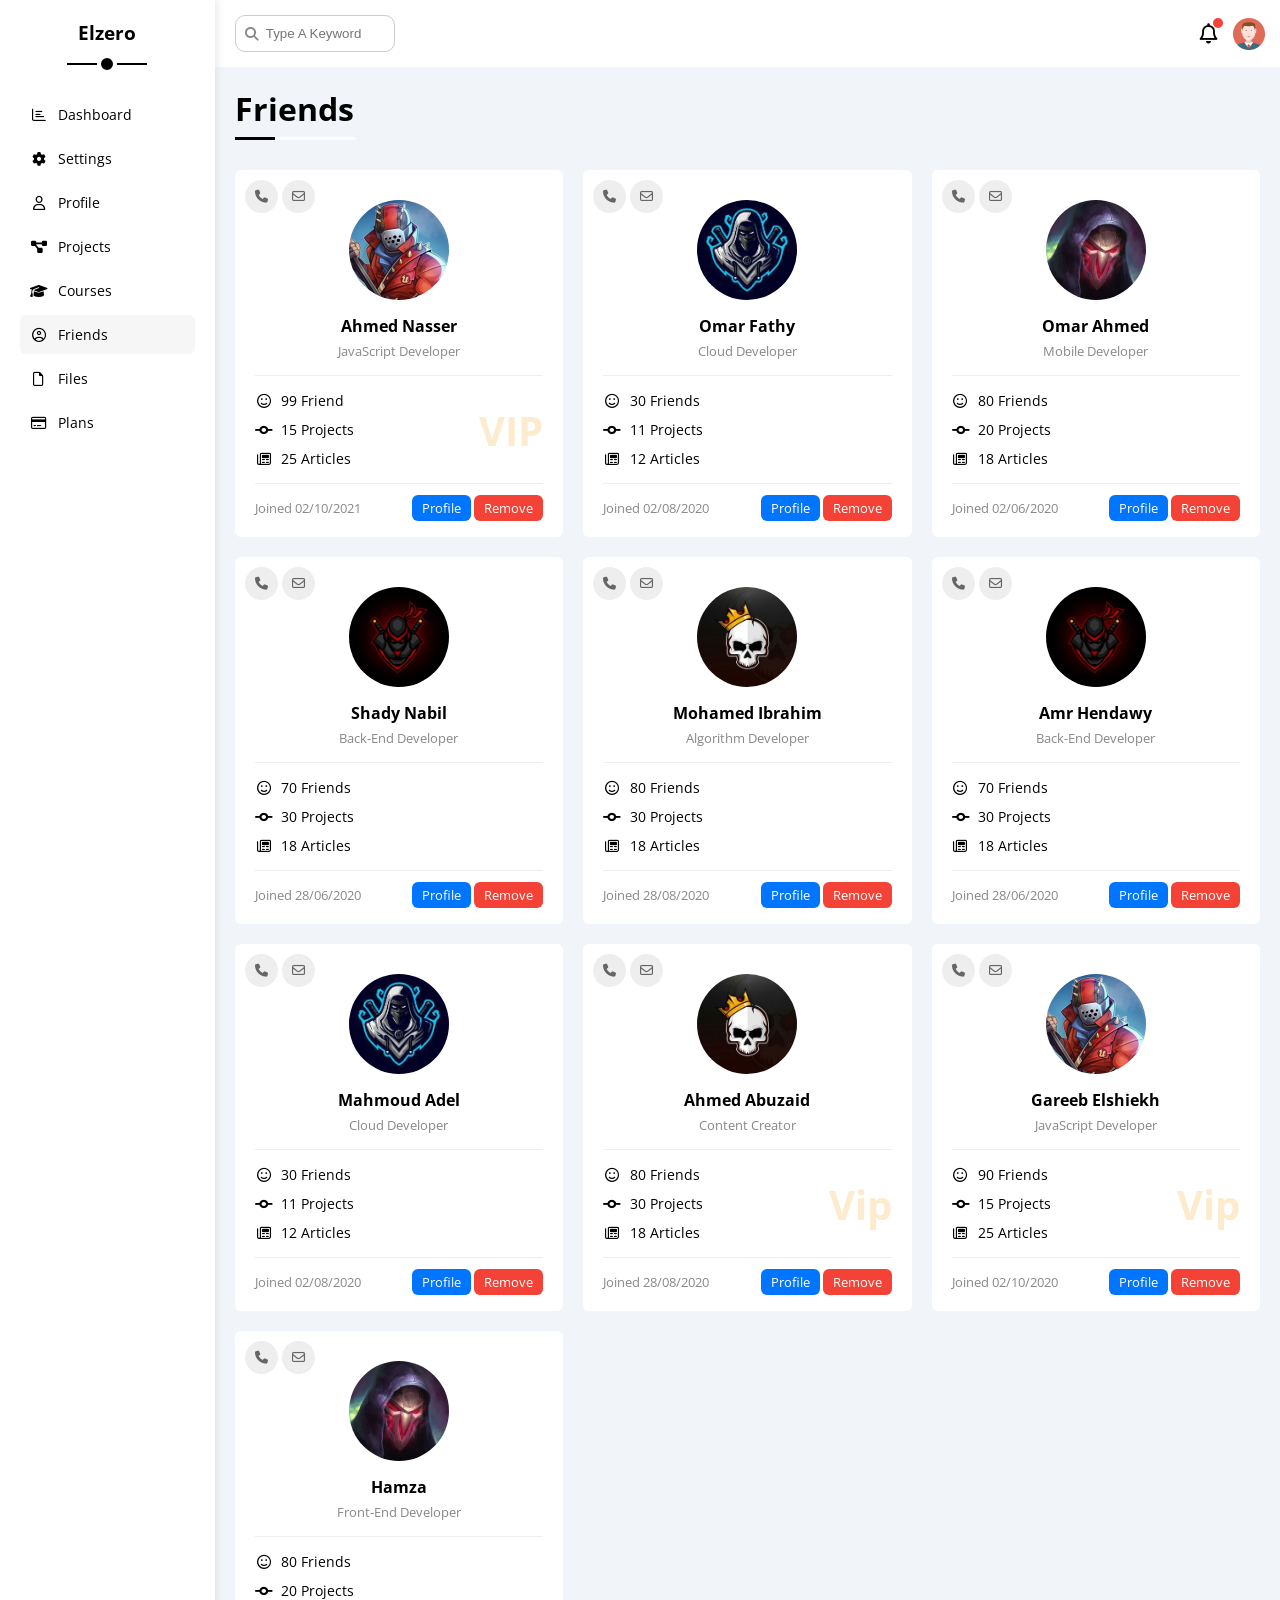
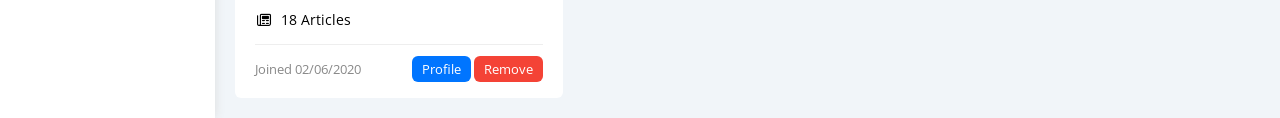
<file: HTML-CSS Template-4/friends.html>
<!DOCTYPE html>
<html lang="en">
  <head>
    <meta charset="UTF-8" />
    <meta http-equiv="X-UA-Compatible" content="IE=edge" />
    <meta name="viewport" content="width=device-width, initial-scale=1.0" />
    <title>Friends</title>
    <link rel="stylesheet" href="css/all.min.css" />
    <link rel="stylesheet" href="css/framework.css" />
    <link rel="stylesheet" href="css/master.css" />
    <link rel="preconnect" href="https://fonts.googleapis.com" />
    <link rel="preconnect" href="https://fonts.gstatic.com" crossorigin />
    <link href="https://fonts.googleapis.com/css2?family=Open+Sans:wght@300;500&display=swap" rel="stylesheet" />
  </head>
  <body>
    <div class="page d-flex">
      <div class="sidebar bg-white p-20 p-relative">
        <h3 class="p-relative txt-c mt-0">Elzero</h3>
        <ul>
          <li>
            <a class="d-flex align-center fs-14 c-black rad-6 p-10" href="index.html">
              <i class="fa-regular fa-chart-bar fa-fw"></i>
              <span>Dashboard</span>
            </a>
          </li>
          <li>
            <a class="d-flex align-center fs-14 c-black rad-6 p-10" href="settings.html">
              <i class="fa-solid fa-gear fa-fw"></i>
              <span>Settings</span>
            </a>
          </li>
          <li>
            <a class="d-flex align-center fs-14 c-black rad-6 p-10" href="profile.html">
              <i class="fa-regular fa-user fa-fw"></i>
              <span>Profile</span>
            </a>
          </li>
          <li>
            <a class="d-flex align-center fs-14 c-black rad-6 p-10" href="projects.html">
              <i class="fa-solid fa-diagram-project fa-fw"></i>
              <span>Projects</span>
            </a>
          </li>
          <li>
            <a class="d-flex align-center fs-14 c-black rad-6 p-10" href="courses.html">
              <i class="fa-solid fa-graduation-cap fa-fw"></i>
              <span>Courses</span>
            </a>
          </li>
          <li>
            <a class="active d-flex align-center fs-14 c-black rad-6 p-10" href="friends.html">
              <i class="fa-regular fa-circle-user fa-fw"></i>
              <span>Friends</span>
            </a>
          </li>
          <li>
            <a class="d-flex align-center fs-14 c-black rad-6 p-10" href="files.html">
              <i class="fa-regular fa-file fa-fw"></i>
              <span>Files</span>
            </a>
          </li>
          <li>
            <a class="d-flex align-center fs-14 c-black rad-6 p-10" href="plans.html">
              <i class="fa-regular fa-credit-card fa-fw"></i>
              <span>Plans</span>
            </a>
          </li>
        </ul>
      </div>
      <div class="content w-full">
        <!-- Start Head -->
        <div class="head bg-white p-15 between-flex">
          <div class="search p-relative">
            <input class="p-10" type="search" placeholder="Type A Keyword" />
          </div>
          <div class="icons d-flex align-center">
            <span class="notification p-relative">
              <i class="fa-regular fa-bell fa-lg"></i>
            </span>
            <img src="imgs/avatar.png" alt="" />
          </div>
        </div>
        <!-- End Head -->
        <h1 class="p-relative">Friends</h1>
        <div class="friends-page d-grid m-20 gap-20">
          <div class="friend bg-white rad-6 p-20 p-relative">
            <div class="contact">
              <i class="fa-solid fa-phone"></i>
              <i class="fa-regular fa-envelope"></i>
            </div>
            <div class="txt-c">
              <img class="rad-half mt-10 mb-10 w-100 h-100" src="imgs/friend-01.jpg" alt="" />
              <h4 class="m-0">Ahmed Nasser</h4>
              <p class="c-grey fs-13 mt-5 mb-0">JavaScript Developer</p>
            </div>
            <div class="icons fs-14 p-relative">
              <div class="mb-10">
                <i class="fa-regular fa-face-smile fa-fw"></i>
                <span>99 Friend</span>
              </div>
              <div class="mb-10">
                <i class="fa-solid fa-code-commit fa-fw"></i>
                <span>15 Projects</span>
              </div>
              <div>
                <i class="fa-regular fa-newspaper fa-fw"></i>
                <span>25 Articles</span>
              </div>
              <span class="vip fw-bold c-orange">VIP</span>
            </div>
            <div class="info between-flex fs-13">
              <span class="c-grey">Joined 02/10/2021</span>
              <div>
                <a class="bg-blue c-white btn-shape" href="profile.html">Profile</a>
                <a class="bg-red c-white btn-shape" href="#">Remove</a>
              </div>
            </div>
          </div>
          <div class="friend bg-white rad-6 p-20 p-relative">
            <div class="contact">
              <i class="fa-solid fa-phone"></i>
              <i class="fa-regular fa-envelope"></i>
            </div>
            <div class="txt-c">
              <img class="rad-half mt-10 mb-10 w-100 h-100" src="imgs/friend-02.jpg" alt="" />
              <h4 class="m-0">Omar Fathy</h4>
              <p class="c-grey fs-13 mt-5 mb-0">Cloud Developer</p>
            </div>
            <div class="icons fs-14 p-relative">
              <div class="mb-10">
                <i class="fa-regular fa-face-smile fa-fw"></i>
                <span>30 Friends</span>
              </div>
              <div class="mb-10">
                <i class="fa-solid fa-code-commit fa-fw"></i>
                <span>11 Projects</span>
              </div>
              <div>
                <i class="fa-regular fa-newspaper fa-fw"></i>
                <span>12 Articles</span>
              </div>
            </div>
            <div class="info between-flex fs-13">
              <span class="c-grey">Joined 02/08/2020</span>
              <div>
                <a class="bg-blue c-white btn-shape" href="profile.html">Profile</a>
                <a class="bg-red c-white btn-shape" href="">Remove</a>
              </div>
            </div>
          </div>
          <div class="friend bg-white rad-6 p-20 p-relative">
            <div class="contact">
              <i class="fa-solid fa-phone"></i>
              <i class="fa-regular fa-envelope"></i>
            </div>
            <div class="txt-c">
              <img class="rad-half mt-10 mb-10 w-100 h-100" src="imgs/friend-03.jpg" alt="" />
              <h4 class="m-0">Omar Ahmed</h4>
              <p class="c-grey fs-13 mt-5 mb-0">Mobile Developer</p>
            </div>
            <div class="icons fs-14 p-relative">
              <div class="mb-10">
                <i class="fa-regular fa-face-smile fa-fw"></i>
                <span>80 Friends</span>
              </div>
              <div class="mb-10">
                <i class="fa-solid fa-code-commit fa-fw"></i>
                <span>20 Projects</span>
              </div>
              <div>
                <i class="fa-regular fa-newspaper fa-fw"></i>
                <span>18 Articles</span>
              </div>
            </div>
            <div class="info between-flex fs-13">
              <span class="c-grey">Joined 02/06/2020</span>
              <div>
                <a class="bg-blue c-white btn-shape" href="profile.html">Profile</a>
                <a class="bg-red c-white btn-shape" href="">Remove</a>
              </div>
            </div>
          </div>
          <div class="friend bg-white rad-6 p-20 p-relative">
            <div class="contact">
              <i class="fa-solid fa-phone"></i>
              <i class="fa-regular fa-envelope"></i>
            </div>
            <div class="txt-c">
              <img class="rad-half mt-10 mb-10 w-100 h-100" src="imgs/friend-04.jpg" alt="" />
              <h4 class="m-0">Shady Nabil</h4>
              <p class="c-grey fs-13 mt-5 mb-0">Back-End Developer</p>
            </div>
            <div class="icons fs-14 p-relative">
              <div class="mb-10">
                <i class="fa-regular fa-face-smile fa-fw"></i>
                <span>70 Friends</span>
              </div>
              <div class="mb-10">
                <i class="fa-solid fa-code-commit fa-fw"></i>
                <span>30 Projects</span>
              </div>
              <div>
                <i class="fa-regular fa-newspaper fa-fw"></i>
                <span>18 Articles</span>
              </div>
            </div>
            <div class="info between-flex fs-13">
              <span class="c-grey">Joined 28/06/2020</span>
              <div>
                <a class="bg-blue c-white btn-shape" href="profile.html">Profile</a>
                <a class="bg-red c-white btn-shape" href="">Remove</a>
              </div>
            </div>
          </div>
          <div class="friend bg-white rad-6 p-20 p-relative">
            <div class="contact">
              <i class="fa-solid fa-phone"></i>
              <i class="fa-regular fa-envelope"></i>
            </div>
            <div class="txt-c">
              <img class="rad-half mt-10 mb-10 w-100 h-100" src="imgs/friend-05.jpg" alt="" />
              <h4 class="m-0">Mohamed Ibrahim</h4>
              <p class="c-grey fs-13 mt-5 mb-0">Algorithm Developer</p>
            </div>
            <div class="icons fs-14 p-relative">
              <div class="mb-10">
                <i class="fa-regular fa-face-smile fa-fw"></i>
                <span>80 Friends</span>
              </div>
              <div class="mb-10">
                <i class="fa-solid fa-code-commit fa-fw"></i>
                <span>30 Projects</span>
              </div>
              <div>
                <i class="fa-regular fa-newspaper fa-fw"></i>
                <span>18 Articles</span>
              </div>
            </div>
            <div class="info between-flex fs-13">
              <span class="c-grey">Joined 28/08/2020</span>
              <div>
                <a class="bg-blue c-white btn-shape" href="profile.html">Profile</a>
                <a class="bg-red c-white btn-shape" href="">Remove</a>
              </div>
            </div>
          </div>
          <div class="friend bg-white rad-6 p-20 p-relative">
            <div class="contact">
              <i class="fa-solid fa-phone"></i>
              <i class="fa-regular fa-envelope"></i>
            </div>
            <div class="txt-c">
              <img class="rad-half mt-10 mb-10 w-100 h-100" src="imgs/friend-04.jpg" alt="" />
              <h4 class="m-0">Amr Hendawy</h4>
              <p class="c-grey fs-13 mt-5 mb-0">Back-End Developer</p>
            </div>
            <div class="icons fs-14 p-relative">
              <div class="mb-10">
                <i class="fa-regular fa-face-smile fa-fw"></i>
                <span>70 Friends</span>
              </div>
              <div class="mb-10">
                <i class="fa-solid fa-code-commit fa-fw"></i>
                <span>30 Projects</span>
              </div>
              <div>
                <i class="fa-regular fa-newspaper fa-fw"></i>
                <span>18 Articles</span>
              </div>
            </div>
            <div class="info between-flex fs-13">
              <span class="c-grey">Joined 28/06/2020</span>
              <div>
                <a class="bg-blue c-white btn-shape" href="profile.html">Profile</a>
                <a class="bg-red c-white btn-shape" href="">Remove</a>
              </div>
            </div>
          </div>
          <div class="friend bg-white rad-6 p-20 p-relative">
            <div class="contact">
              <i class="fa-solid fa-phone"></i>
              <i class="fa-regular fa-envelope"></i>
            </div>
            <div class="txt-c">
              <img class="rad-half mt-10 mb-10 w-100 h-100" src="imgs/friend-02.jpg" alt="" />
              <h4 class="m-0">Mahmoud Adel</h4>
              <p class="c-grey fs-13 mt-5 mb-0">Cloud Developer</p>
            </div>
            <div class="icons fs-14 p-relative">
              <div class="mb-10">
                <i class="fa-regular fa-face-smile fa-fw"></i>
                <span>30 Friends</span>
              </div>
              <div class="mb-10">
                <i class="fa-solid fa-code-commit fa-fw"></i>
                <span>11 Projects</span>
              </div>
              <div>
                <i class="fa-regular fa-newspaper fa-fw"></i>
                <span>12 Articles</span>
              </div>
            </div>
            <div class="info between-flex fs-13">
              <span class="c-grey">Joined 02/08/2020</span>
              <div>
                <a class="bg-blue c-white btn-shape" href="profile.html">Profile</a>
                <a class="bg-red c-white btn-shape" href="">Remove</a>
              </div>
            </div>
          </div>
          <div class="friend bg-white rad-6 p-20 p-relative">
            <div class="contact">
              <i class="fa-solid fa-phone"></i>
              <i class="fa-regular fa-envelope"></i>
            </div>
            <div class="txt-c">
              <img class="rad-half mt-10 mb-10 w-100 h-100" src="imgs/friend-05.jpg" alt="" />
              <h4 class="m-0">Ahmed Abuzaid</h4>
              <p class="c-grey fs-13 mt-5 mb-0">Content Creator</p>
            </div>
            <div class="icons fs-14 p-relative">
              <div class="mb-10">
                <i class="fa-regular fa-face-smile fa-fw"></i>
                <span>80 Friends</span>
              </div>
              <div class="mb-10">
                <i class="fa-solid fa-code-commit fa-fw"></i>
                <span>30 Projects</span>
              </div>
              <div>
                <i class="fa-regular fa-newspaper fa-fw"></i>
                <span>18 Articles</span>
              </div>
              <span class="vip fw-bold c-orange">Vip</span>
            </div>
            <div class="info between-flex fs-13">
              <span class="c-grey">Joined 28/08/2020</span>
              <div>
                <a class="bg-blue c-white btn-shape" href="profile.html">Profile</a>
                <a class="bg-red c-white btn-shape" href="">Remove</a>
              </div>
            </div>
          </div>
          <div class="friend bg-white rad-6 p-20 p-relative">
            <div class="contact">
              <i class="fa-solid fa-phone"></i>
              <i class="fa-regular fa-envelope"></i>
            </div>
            <div class="txt-c">
              <img class="rad-half mt-10 mb-10 w-100 h-100" src="imgs/friend-01.jpg" alt="" />
              <h4 class="m-0">Gareeb Elshiekh</h4>
              <p class="c-grey fs-13 mt-5 mb-0">JavaScript Developer</p>
            </div>
            <div class="icons fs-14 p-relative">
              <div class="mb-10">
                <i class="fa-regular fa-face-smile fa-fw"></i>
                <span>90 Friends</span>
              </div>
              <div class="mb-10">
                <i class="fa-solid fa-code-commit fa-fw"></i>
                <span>15 Projects</span>
              </div>
              <div>
                <i class="fa-regular fa-newspaper fa-fw"></i>
                <span>25 Articles</span>
              </div>
              <span class="vip fw-bold c-orange">Vip</span>
            </div>
            <div class="info between-flex fs-13">
              <span class="c-grey">Joined 02/10/2020</span>
              <div>
                <a class="bg-blue c-white btn-shape" href="profile.html">Profile</a>
                <a class="bg-red c-white btn-shape" href="">Remove</a>
              </div>
            </div>
          </div>
          <div class="friend bg-white rad-6 p-20 p-relative">
            <div class="contact">
              <i class="fa-solid fa-phone"></i>
              <i class="fa-regular fa-envelope"></i>
            </div>
            <div class="txt-c">
              <img class="rad-half mt-10 mb-10 w-100 h-100" src="imgs/friend-03.jpg" alt="" />
              <h4 class="m-0">Hamza</h4>
              <p class="c-grey fs-13 mt-5 mb-0">Front-End Developer</p>
            </div>
            <div class="icons fs-14 p-relative">
              <div class="mb-10">
                <i class="fa-regular fa-face-smile fa-fw"></i>
                <span>80 Friends</span>
              </div>
              <div class="mb-10">
                <i class="fa-solid fa-code-commit fa-fw"></i>
                <span>20 Projects</span>
              </div>
              <div>
                <i class="fa-regular fa-newspaper fa-fw"></i>
                <span>18 Articles</span>
              </div>
            </div>
            <div class="info between-flex fs-13">
              <span class="c-grey">Joined 02/06/2020</span>
              <div>
                <a class="bg-blue c-white btn-shape" href="profile.html">Profile</a>
                <a class="bg-red c-white btn-shape" href="">Remove</a>
              </div>
            </div>
          </div>
        </div>
      </div>
    </div>
  </body>
</html>
</file>
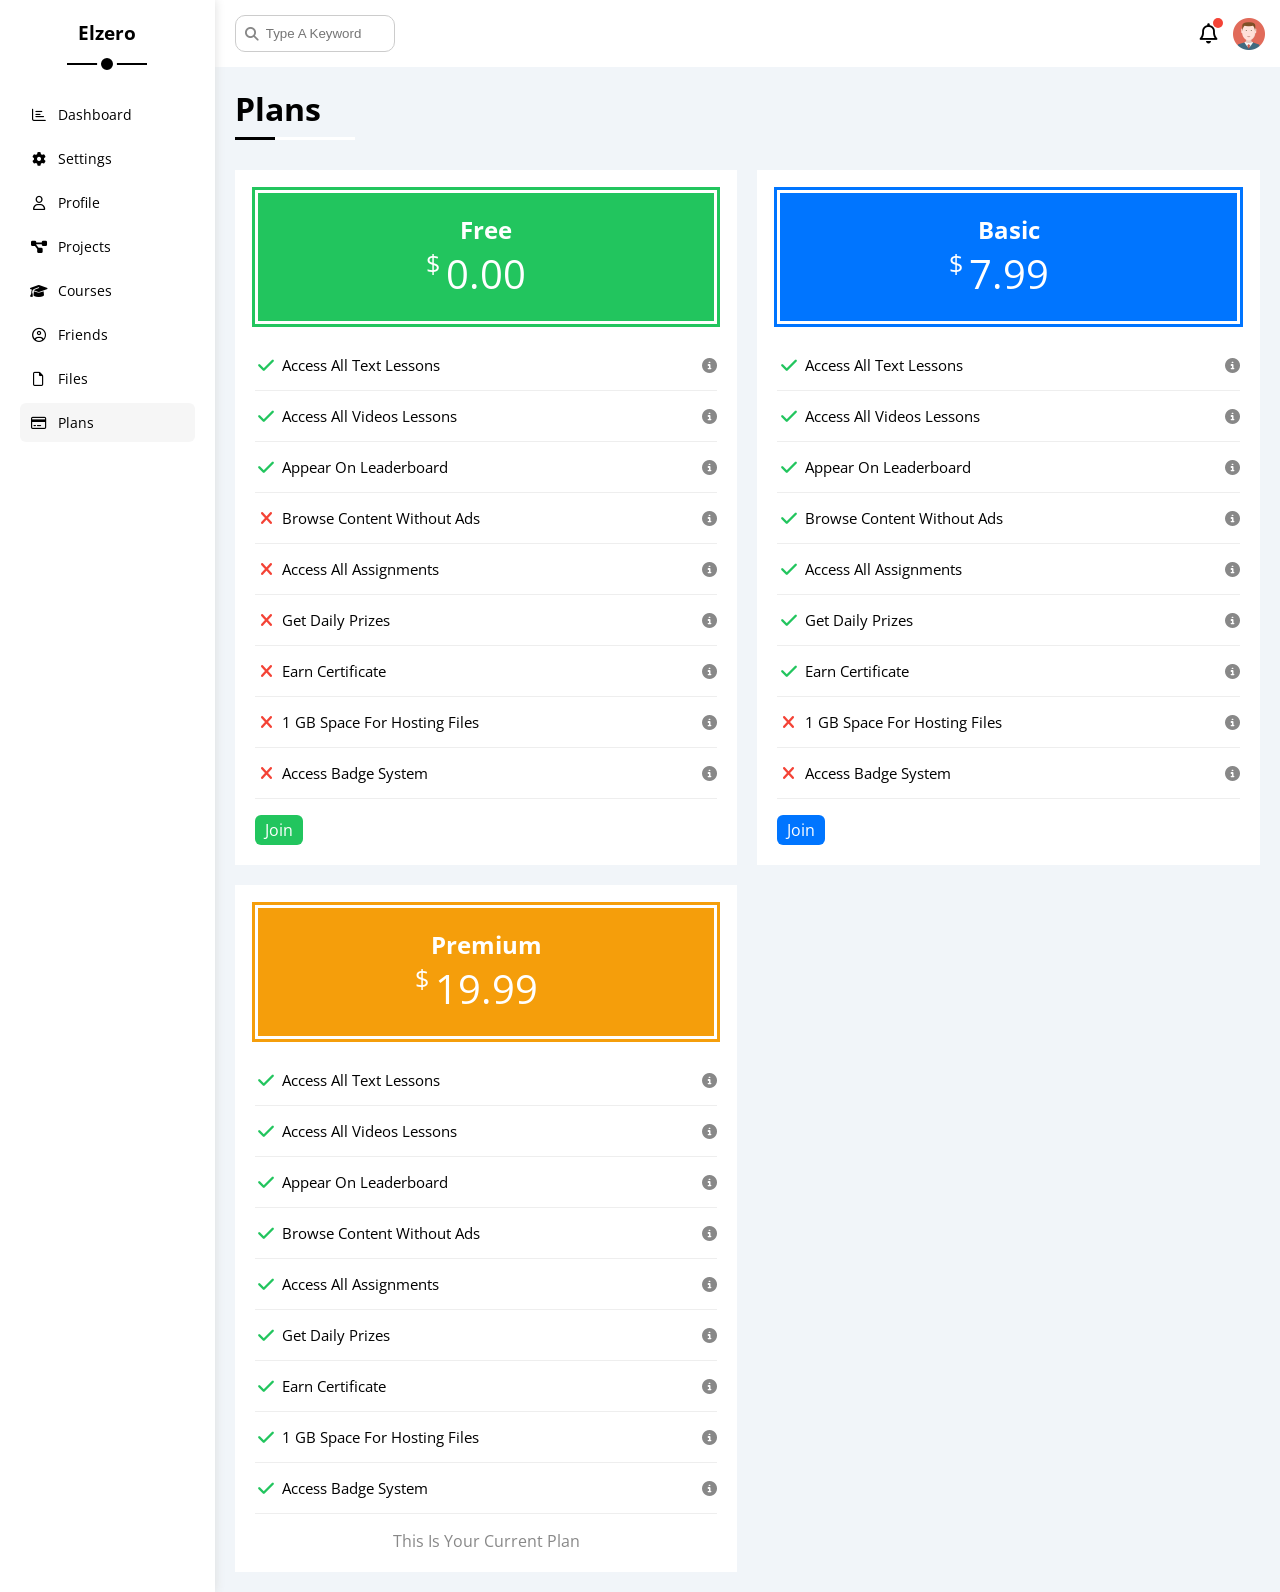
<file: HTML-CSS Template-4/plans.html>
<!DOCTYPE html>
<html lang="en">
  <head>
    <meta charset="UTF-8" />
    <meta http-equiv="X-UA-Compatible" content="IE=edge" />
    <meta name="viewport" content="width=device-width, initial-scale=1.0" />
    <title>Plans</title>
    <link rel="stylesheet" href="css/all.min.css" />
    <link rel="stylesheet" href="css/framework.css" />
    <link rel="stylesheet" href="css/master.css" />
    <link rel="preconnect" href="https://fonts.googleapis.com" />
    <link rel="preconnect" href="https://fonts.gstatic.com" crossorigin />
    <link href="https://fonts.googleapis.com/css2?family=Open+Sans:wght@300;500&display=swap" rel="stylesheet" />
  </head>
  <body>
    <div class="page d-flex">
      <div class="sidebar bg-white p-20 p-relative">
        <h3 class="p-relative txt-c mt-0">Elzero</h3>
        <ul>
          <li>
            <a class="d-flex align-center fs-14 c-black rad-6 p-10" href="index.html">
              <i class="fa-regular fa-chart-bar fa-fw"></i>
              <span>Dashboard</span>
            </a>
          </li>
          <li>
            <a class="d-flex align-center fs-14 c-black rad-6 p-10" href="settings.html">
              <i class="fa-solid fa-gear fa-fw"></i>
              <span>Settings</span>
            </a>
          </li>
          <li>
            <a class="d-flex align-center fs-14 c-black rad-6 p-10" href="profile.html">
              <i class="fa-regular fa-user fa-fw"></i>
              <span>Profile</span>
            </a>
          </li>
          <li>
            <a class="d-flex align-center fs-14 c-black rad-6 p-10" href="projects.html">
              <i class="fa-solid fa-diagram-project fa-fw"></i>
              <span>Projects</span>
            </a>
          </li>
          <li>
            <a class="d-flex align-center fs-14 c-black rad-6 p-10" href="courses.html">
              <i class="fa-solid fa-graduation-cap fa-fw"></i>
              <span>Courses</span>
            </a>
          </li>
          <li>
            <a class="d-flex align-center fs-14 c-black rad-6 p-10" href="friends.html">
              <i class="fa-regular fa-circle-user fa-fw"></i>
              <span>Friends</span>
            </a>
          </li>
          <li>
            <a class="d-flex align-center fs-14 c-black rad-6 p-10" href="files.html">
              <i class="fa-regular fa-file fa-fw"></i>
              <span>Files</span>
            </a>
          </li>
          <li>
            <a class="active d-flex align-center fs-14 c-black rad-6 p-10" href="plans.html">
              <i class="fa-regular fa-credit-card fa-fw"></i>
              <span>Plans</span>
            </a>
          </li>
        </ul>
      </div>
      <div class="content w-full">
        <!-- Start Head -->
        <div class="head bg-white p-15 between-flex">
          <div class="search p-relative">
            <input class="p-10" type="search" placeholder="Type A Keyword" />
          </div>
          <div class="icons d-flex align-center">
            <span class="notification p-relative">
              <i class="fa-regular fa-bell fa-lg"></i>
            </span>
            <img src="imgs/avatar.png" alt="" />
          </div>
        </div>
        <!-- End Head -->
        <h1 class="p-relative">Plans</h1>
        <div class="plans-page d-grid m-20 gap-20">
          <div class="plan green bg-white p-20">
            <div class="top bg-green txt-c p-20">
              <h2 class="m-0 c-white">Free</h2>
              <div class="price c-white"><span>$</span>0.00</div>
            </div>
            <ul>
              <li>
                <i class="fa-solid fa-check fa-fw yes"></i>
                <span>Access All Text Lessons</span>
                <i class="fa-solid fa-circle-info help"></i>
              </li>
              <li>
                <i class="fa-solid fa-check fa-fw yes"></i>
                <span>Access All Videos Lessons</span>
                <i class="fa-solid fa-circle-info help"></i>
              </li>
              <li>
                <i class="fa-solid fa-check fa-fw yes"></i>
                <span>Appear On Leaderboard</span>
                <i class="fa-solid fa-circle-info help"></i>
              </li>
              <li>
                <i class="fa-solid fa-xmark fa-fw"></i>
                <span>Browse Content Without Ads</span>
                <i class="fa-solid fa-circle-info help"></i>
              </li>
              <li>
                <i class="fa-solid fa-xmark fa-fw"></i>
                <span>Access All Assignments</span>
                <i class="fa-solid fa-circle-info help"></i>
              </li>
              <li>
                <i class="fa-solid fa-xmark fa-fw"></i>
                <span>Get Daily Prizes</span>
                <i class="fa-solid fa-circle-info help"></i>
              </li>
              <li>
                <i class="fa-solid fa-xmark fa-fw"></i>
                <span>Earn Certificate</span>
                <i class="fa-solid fa-circle-info help"></i>
              </li>
              <li>
                <i class="fa-solid fa-xmark fa-fw"></i>
                <span>1 GB Space For Hosting Files</span>
                <i class="fa-solid fa-circle-info help"></i>
              </li>
              <li>
                <i class="fa-solid fa-xmark fa-fw"></i>
                <span>Access Badge System</span>
                <i class="fa-solid fa-circle-info help"></i>
              </li>
            </ul>
            <a href="#" class="btn-shape bg-green c-white d-block w-fit">Join</a>
          </div>
          <!-- Start Plan -->
          <div class="plan blue bg-white p-20">
            <div class="top bg-blue txt-c p-20">
              <h2 class="m-0 c-white">Basic</h2>
              <div class="price c-white"><span>$</span>7.99</div>
            </div>
            <ul class="list-none p-0">
              <li>
                <i class="fa-solid fa-check fa-fw yes"></i>
                <span>Access All Text Lessons</span>
                <i class="fa-solid fa-circle-info help"></i>
              </li>
              <li>
                <i class="fa-solid fa-check fa-fw yes"></i>
                <span>Access All Videos Lessons</span>
                <i class="fa-solid fa-circle-info help"></i>
              </li>
              <li>
                <i class="fa-solid fa-check fa-fw yes"></i>
                <span>Appear On Leaderboard</span>
                <i class="fa-solid fa-circle-info help"></i>
              </li>
              <li>
                <i class="fa-solid fa-check fa-fw yes"></i>
                <span>Browse Content Without Ads</span>
                <i class="fa-solid fa-circle-info help"></i>
              </li>
              <li>
                <i class="fa-solid fa-check fa-fw yes"></i>
                <span>Access All Assignments</span>
                <i class="fa-solid fa-circle-info help"></i>
              </li>
              <li>
                <i class="fa-solid fa-check fa-fw yes"></i>
                <span>Get Daily Prizes</span>
                <i class="fa-solid fa-circle-info help"></i>
              </li>
              <li>
                <i class="fa-solid fa-check fa-fw yes"></i>
                <span>Earn Certificate</span>
                <i class="fa-solid fa-circle-info help"></i>
              </li>
              <li>
                <i class="fa-solid fa-xmark fa-fw"></i>
                <span>1 GB Space For Hosting Files</span>
                <i class="fa-solid fa-circle-info help"></i>
              </li>
              <li>
                <i class="fa-solid fa-xmark fa-fw"></i>
                <span>Access Badge System</span>
                <i class="fa-solid fa-circle-info help"></i>
              </li>
            </ul>
            <a href="#" class="btn-shape bg-blue c-white d-block w-fit">Join</a>
          </div>
          <!-- End Plan -->
          <!-- Start Plan -->
          <div class="plan orange bg-white p-20">
            <div class="top bg-orange txt-c p-20">
              <h2 class="m-0 c-white">Premium</h2>
              <div class="price c-white"><span>$</span>19.99</div>
            </div>
            <ul class="list-none p-0">
              <li>
                <i class="fa-solid fa-check fa-fw yes"></i>
                <span>Access All Text Lessons</span>
                <i class="fa-solid fa-circle-info help"></i>
              </li>
              <li>
                <i class="fa-solid fa-check fa-fw yes"></i>
                <span>Access All Videos Lessons</span>
                <i class="fa-solid fa-circle-info help"></i>
              </li>
              <li>
                <i class="fa-solid fa-check fa-fw yes"></i>
                <span>Appear On Leaderboard</span>
                <i class="fa-solid fa-circle-info help"></i>
              </li>
              <li>
                <i class="fa-solid fa-check fa-fw yes"></i>
                <span>Browse Content Without Ads</span>
                <i class="fa-solid fa-circle-info help"></i>
              </li>
              <li>
                <i class="fa-solid fa-check fa-fw yes"></i>
                <span>Access All Assignments</span>
                <i class="fa-solid fa-circle-info help"></i>
              </li>
              <li>
                <i class="fa-solid fa-check fa-fw yes"></i>
                <span>Get Daily Prizes</span>
                <i class="fa-solid fa-circle-info help"></i>
              </li>
              <li>
                <i class="fa-solid fa-check fa-fw yes"></i>
                <span>Earn Certificate</span>
                <i class="fa-solid fa-circle-info help"></i>
              </li>
              <li>
                <i class="fa-solid fa-check fa-fw yes"></i>
                <span>1 GB Space For Hosting Files</span>
                <i class="fa-solid fa-circle-info help"></i>
              </li>
              <li>
                <i class="fa-solid fa-check fa-fw yes"></i>
                <span>Access Badge System</span>
                <i class="fa-solid fa-circle-info help"></i>
              </li>
            </ul>
            <p class="c-grey m-0 txt-c">This Is Your Current Plan</p>
          </div>
          <!-- End Plan -->
        </div>
      </div>
    </div>
  </body>
</html>
</file>
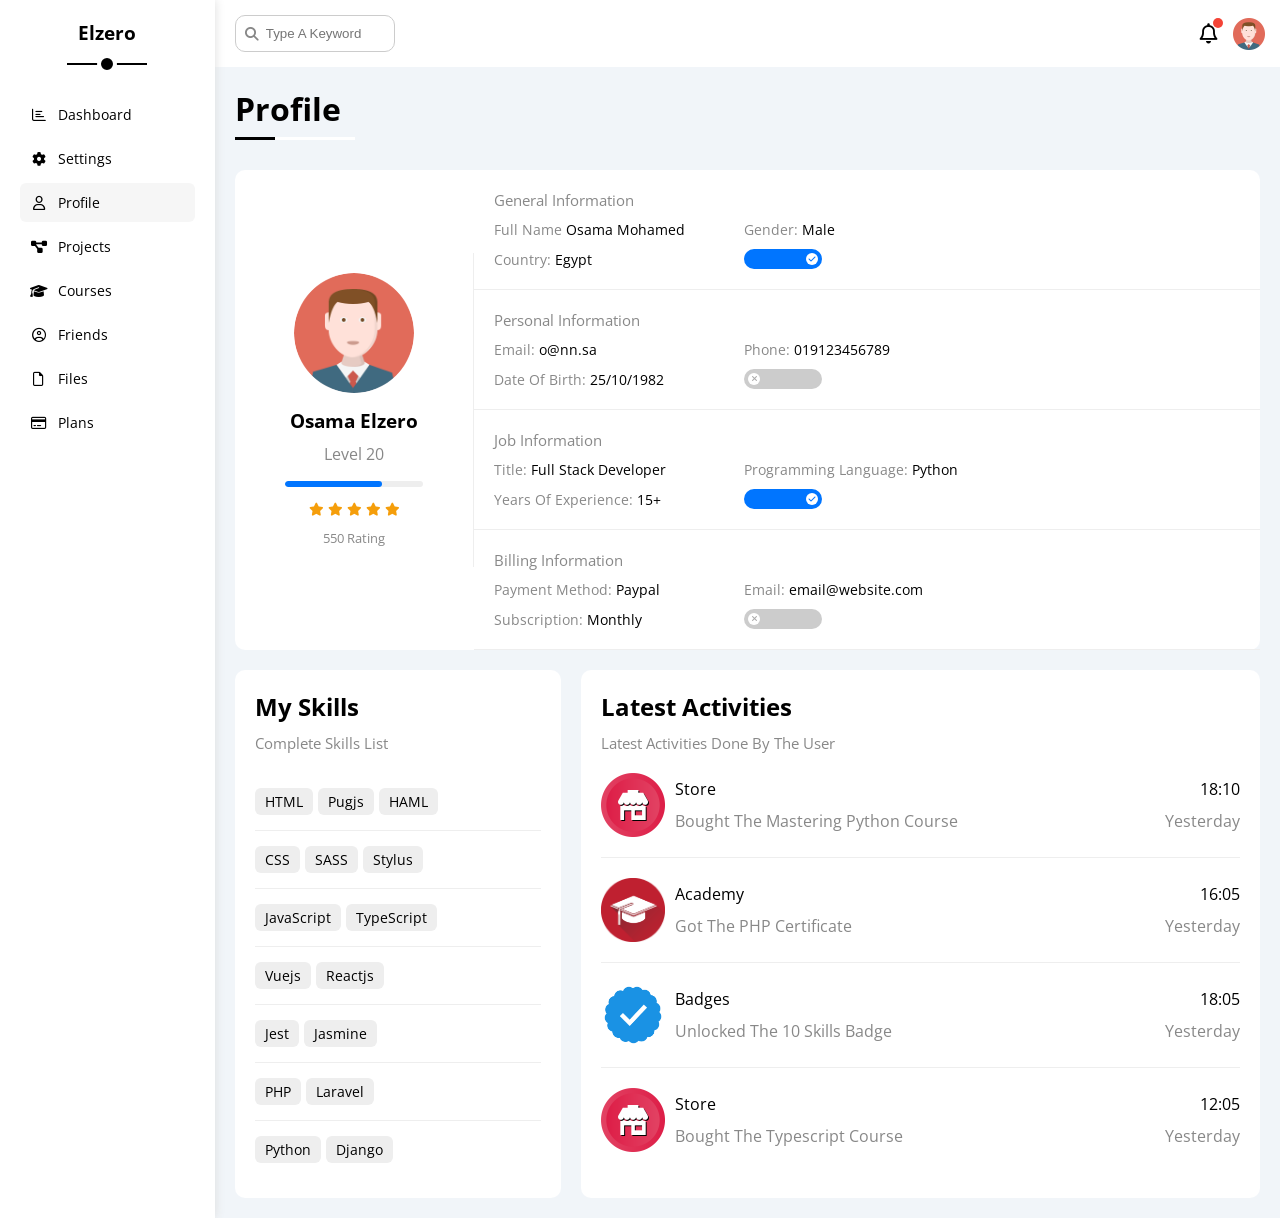
<file: HTML-CSS Template-4/profile.html>
<!DOCTYPE html>
<html lang="en">
  <head>
    <meta charset="UTF-8" />
    <meta http-equiv="X-UA-Compatible" content="IE=edge" />
    <meta name="viewport" content="width=device-width, initial-scale=1.0" />
    <title>Profile</title>
    <link rel="stylesheet" href="css/all.min.css" />
    <link rel="stylesheet" href="css/framework.css" />
    <link rel="stylesheet" href="css/master.css" />
    <link rel="preconnect" href="https://fonts.googleapis.com" />
    <link rel="preconnect" href="https://fonts.gstatic.com" crossorigin />
    <link href="https://fonts.googleapis.com/css2?family=Open+Sans:wght@300;500&display=swap" rel="stylesheet" />
  </head>
  <body>
    <div class="page d-flex">
      <div class="sidebar bg-white p-20 p-relative">
        <h3 class="p-relative txt-c mt-0">Elzero</h3>
        <ul>
          <li>
            <a class="d-flex align-center fs-14 c-black rad-6 p-10" href="index.html">
              <i class="fa-regular fa-chart-bar fa-fw"></i>
              <span>Dashboard</span>
            </a>
          </li>
          <li>
            <a class="d-flex align-center fs-14 c-black rad-6 p-10" href="settings.html">
              <i class="fa-solid fa-gear fa-fw"></i>
              <span>Settings</span>
            </a>
          </li>
          <li>
            <a class="active d-flex align-center fs-14 c-black rad-6 p-10" href="profile.html">
              <i class="fa-regular fa-user fa-fw"></i>
              <span>Profile</span>
            </a>
          </li>
          <li>
            <a class="d-flex align-center fs-14 c-black rad-6 p-10" href="projects.html">
              <i class="fa-solid fa-diagram-project fa-fw"></i>
              <span>Projects</span>
            </a>
          </li>
          <li>
            <a class="d-flex align-center fs-14 c-black rad-6 p-10" href="courses.html">
              <i class="fa-solid fa-graduation-cap fa-fw"></i>
              <span>Courses</span>
            </a>
          </li>
          <li>
            <a class="d-flex align-center fs-14 c-black rad-6 p-10" href="friends.html">
              <i class="fa-regular fa-circle-user fa-fw"></i>
              <span>Friends</span>
            </a>
          </li>
          <li>
            <a class="d-flex align-center fs-14 c-black rad-6 p-10" href="files.html">
              <i class="fa-regular fa-file fa-fw"></i>
              <span>Files</span>
            </a>
          </li>
          <li>
            <a class="d-flex align-center fs-14 c-black rad-6 p-10" href="plans.html">
              <i class="fa-regular fa-credit-card fa-fw"></i>
              <span>Plans</span>
            </a>
          </li>
        </ul>
      </div>
      <div class="content w-full">
        <!-- Start Head -->
        <div class="head bg-white p-15 between-flex">
          <div class="search p-relative">
            <input class="p-10" type="search" placeholder="Type A Keyword" />
          </div>
          <div class="icons d-flex align-center">
            <span class="notification p-relative">
              <i class="fa-regular fa-bell fa-lg"></i>
            </span>
            <img src="imgs/avatar.png" alt="" />
          </div>
        </div>
        <!-- End Head -->
        <h1 class="p-relative">Profile</h1>
        <div class="profile-page m-20">
          <!-- Start Overview -->
          <div class="overview bg-white rad-10 d-flex align-center">
            <div class="avatar-box txt-c p-20">
              <img class="rad-half mb-10" src="imgs/avatar.png" alt="" />
              <h3 class="m-0">Osama Elzero</h3>
              <p class="c-grey mt-10">Level 20</p>
              <div class="level rad-6 bg-eee p-relative">
                <span style="width: 70%"></span>
              </div>
              <div class="rating mt-10 mb-10">
                <i class="fa-solid fa-star c-orange fs-13"></i>
                <i class="fa-solid fa-star c-orange fs-13"></i>
                <i class="fa-solid fa-star c-orange fs-13"></i>
                <i class="fa-solid fa-star c-orange fs-13"></i>
                <i class="fa-solid fa-star c-orange fs-13"></i>
              </div>
              <p class="c-grey m-0 fs-13">550 Rating</p>
            </div>
            <div class="info-box w-full txt-c-mobile">
              <!-- Start Information Row -->
              <div class="box p-20 d-flex align-center">
                <h4 class="c-grey fs-15 m-0 w-full">General Information</h4>
                <div class="fs-14">
                  <span class="c-grey">Full Name</span>
                  <span>Osama Mohamed</span>
                </div>
                <div class="fs-14">
                  <span class="c-grey">Gender:</span>
                  <span>Male</span>
                </div>
                <div class="fs-14">
                  <span class="c-grey">Country:</span>
                  <span>Egypt</span>
                </div>
                <div class="fs-14">
                  <label>
                    <input class="toggle-checkbox" type="checkbox" checked />
                    <div class="toggle-switch"></div>
                  </label>
                </div>
              </div>
              <!-- End Information Row -->
              <!-- Start Information Row -->
              <div class="box p-20 d-flex align-center">
                <h4 class="c-grey w-full fs-15 m-0">Personal Information</h4>
                <div class="fs-14">
                  <span class="c-grey">Email:</span>
                  <span>o@nn.sa</span>
                </div>
                <div class="fs-14">
                  <span class="c-grey">Phone:</span>
                  <span>019123456789</span>
                </div>
                <div class="fs-14">
                  <span class="c-grey">Date Of Birth:</span>
                  <span>25/10/1982</span>
                </div>
                <div class="fs-14">
                  <label>
                    <input class="toggle-checkbox" type="checkbox" />
                    <div class="toggle-switch"></div>
                  </label>
                </div>
              </div>
              <!-- End Information Row -->
              <!-- Start Information Row -->
              <div class="box p-20 d-flex align-center">
                <h4 class="c-grey w-full fs-15 m-0">Job Information</h4>
                <div class="fs-14">
                  <span class="c-grey">Title:</span>
                  <span>Full Stack Developer</span>
                </div>
                <div class="fs-14">
                  <span class="c-grey">Programming Language:</span>
                  <span>Python</span>
                </div>
                <div class="fs-14">
                  <span class="c-grey">Years Of Experience:</span>
                  <span>15+</span>
                </div>
                <div class="fs-14">
                  <label>
                    <input class="toggle-checkbox" type="checkbox" checked />
                    <div class="toggle-switch"></div>
                  </label>
                </div>
              </div>
              <!-- End Information Row -->
              <!-- Start Information Row -->
              <div class="box p-20 d-flex align-center">
                <h4 class="c-grey w-full fs-15 m-0">Billing Information</h4>
                <div class="fs-14">
                  <span class="c-grey">Payment Method:</span>
                  <span>Paypal</span>
                </div>
                <div class="fs-14">
                  <span class="c-grey">Email:</span>
                  <span>email@website.com</span>
                </div>
                <div class="fs-14">
                  <span class="c-grey">Subscription:</span>
                  <span>Monthly</span>
                </div>
                <div class="fs-14">
                  <label>
                    <input class="toggle-checkbox" type="checkbox" />
                    <div class="toggle-switch"></div>
                  </label>
                </div>
              </div>
              <!-- End Information Row -->
            </div>
          </div>
          <!-- End Overview -->
          <!-- Start Other Data -->
          <div class="other-data d-flex gap-20">
            <div class="skills-card p-20 bg-white rad-10 mt-20">
              <h2 class="mt-0 mb-10">My Skills</h2>
              <p class="mt-0 mb-20 c-grey fs-15">Complete Skills List</p>
              <ul class="m-0 txt-c-mobile">
                <li><span>HTML</span><span>Pugjs</span><span>HAML</span></li>
                <li><span>CSS</span><span>SASS</span><span>Stylus</span></li>
                <li><span>JavaScript</span><span>TypeScript</span></li>
                <li><span>Vuejs</span><span>Reactjs</span></li>
                <li><span>Jest</span><span>Jasmine</span></li>
                <li><span>PHP</span><span>Laravel</span></li>
                <li><span>Python</span><span>Django</span></li>
              </ul>
            </div>
            <div class="activities p-20 bg-white rad-10 mt-20">
              <h2 class="mt-0 mb-10">Latest Activities</h2>
              <p class="mt-0 mb-20 c-grey fs-15">Latest Activities Done By The User</p>
              <div class="activity d-flex align-center txt-c-mobile">
                <img src="imgs/activity-01.png" alt="" />
                <div class="info">
                  <span class="d-block mb-10">Store</span>
                  <span class="c-grey">Bought The Mastering Python Course</span>
                </div>
                <div class="date">
                  <span class="d-block mb-10">18:10</span>
                  <span class="c-grey">Yesterday</span>
                </div>
              </div>
              <div class="activity d-flex align-center txt-c-mobile">
                <img src="imgs/activity-02.png" alt="" />
                <div class="info">
                  <span class="d-block mb-10">Academy</span>
                  <span class="c-grey">Got The PHP Certificate</span>
                </div>
                <div class="date">
                  <span class="d-block mb-10">16:05</span>
                  <span class="c-grey">Yesterday</span>
                </div>
              </div>
              <div class="activity d-flex align-center txt-c-mobile">
                <img src="imgs/activity-03.png" alt="" />
                <div class="info">
                  <span class="d-block mb-10">Badges</span>
                  <span class="c-grey">Unlocked The 10 Skills Badge</span>
                </div>
                <div class="date">
                  <span class="d-block mb-10">18:05</span>
                  <span class="c-grey">Yesterday</span>
                </div>
              </div>
              <div class="activity d-flex align-center txt-c-mobile">
                <img src="imgs/activity-01.png" alt="" />
                <div class="info">
                  <span class="d-block mb-10">Store</span>
                  <span class="c-grey">Bought The Typescript Course</span>
                </div>
                <div class="date">
                  <span class="d-block mb-10">12:05</span>
                  <span class="c-grey">Yesterday</span>
                </div>
              </div>
            </div>
          </div>
          <!-- End Other Data -->
        </div>
      </div>
    </div>
  </body>
</html>
</file>
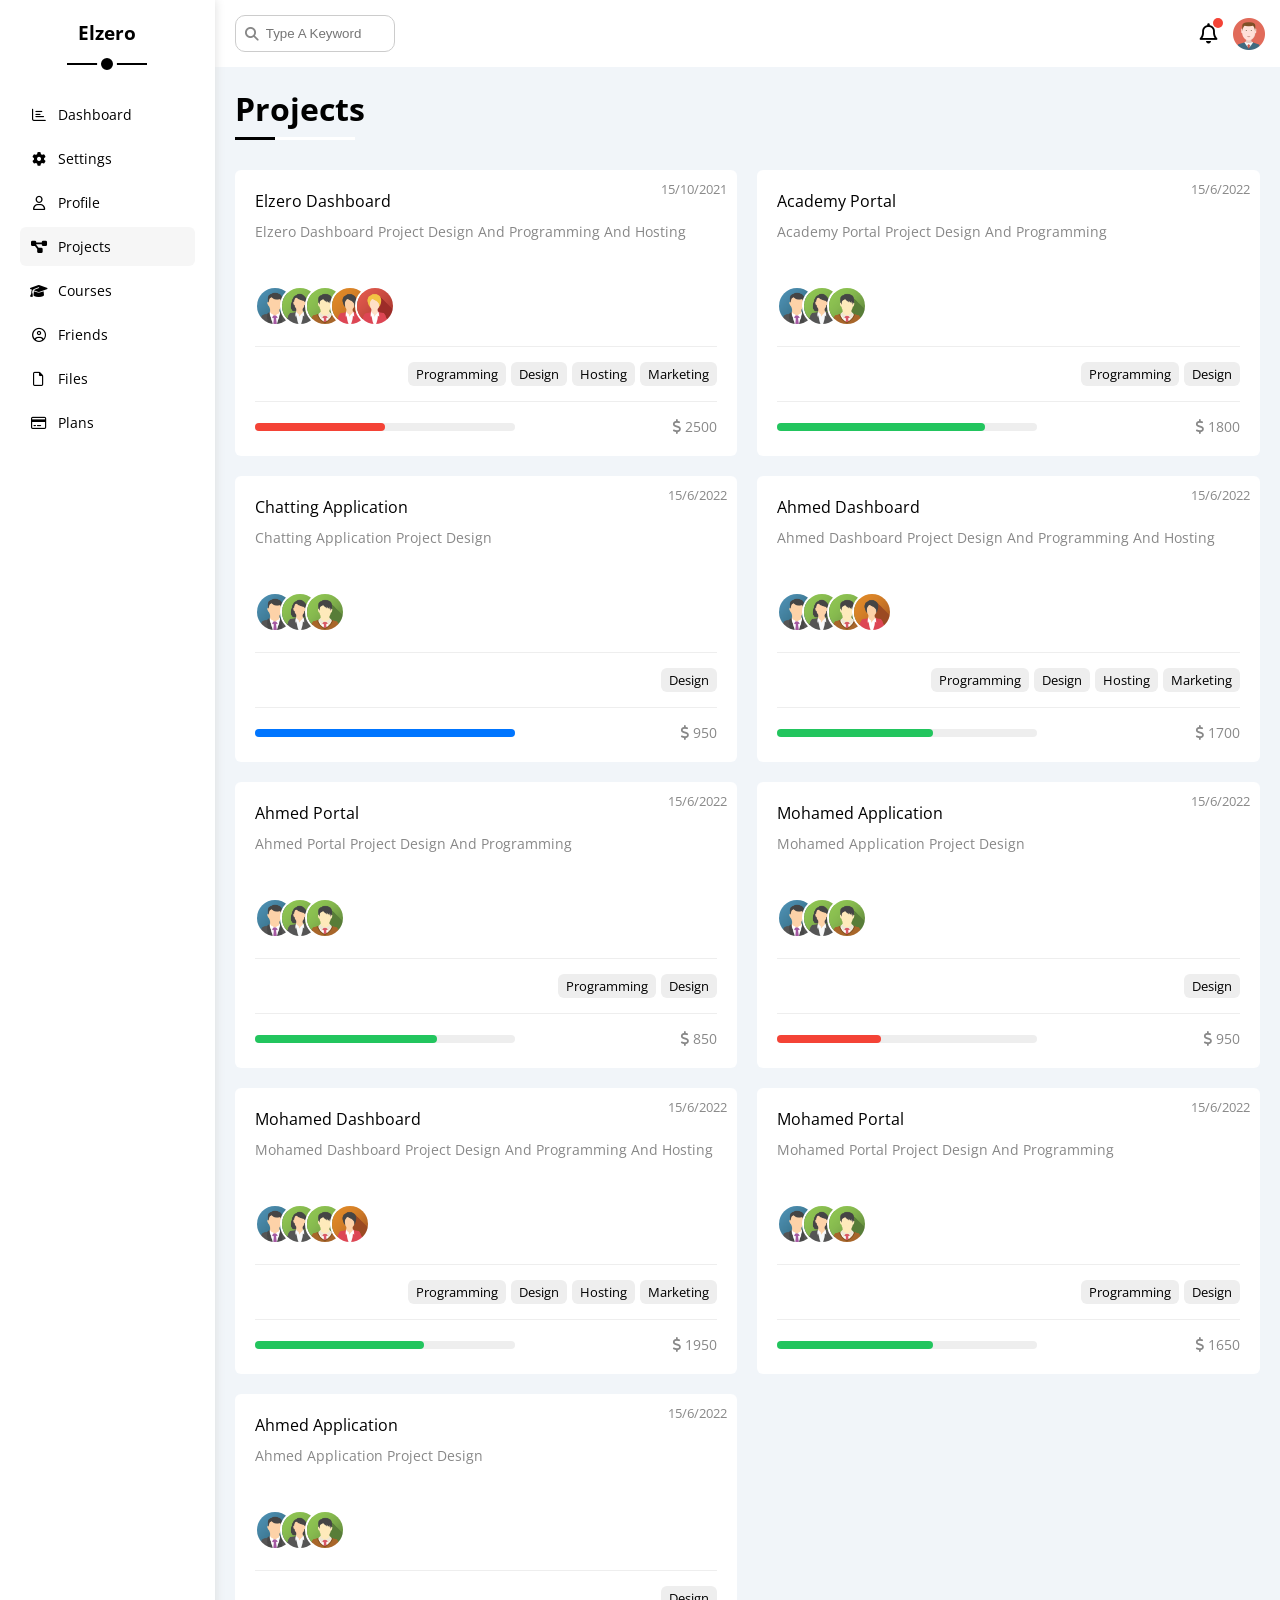
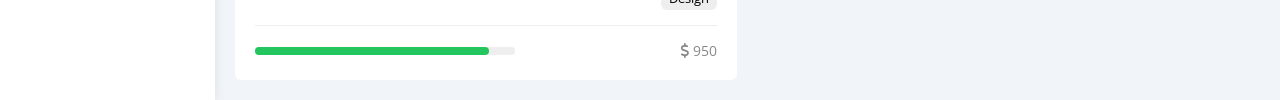
<file: HTML-CSS Template-4/projects.html>
<!DOCTYPE html>
<html lang="en">
  <head>
    <meta charset="UTF-8" />
    <meta http-equiv="X-UA-Compatible" content="IE=edge" />
    <meta name="viewport" content="width=device-width, initial-scale=1.0" />
    <title>Projects</title>
    <link rel="stylesheet" href="css/all.min.css" />
    <link rel="stylesheet" href="css/framework.css" />
    <link rel="stylesheet" href="css/master.css" />
    <link rel="preconnect" href="https://fonts.googleapis.com" />
    <link rel="preconnect" href="https://fonts.gstatic.com" crossorigin />
    <link href="https://fonts.googleapis.com/css2?family=Open+Sans:wght@300;500&display=swap" rel="stylesheet" />
  </head>
  <body>
    <div class="page d-flex">
      <div class="sidebar bg-white p-20 p-relative">
        <h3 class="p-relative txt-c mt-0">Elzero</h3>
        <ul>
          <li>
            <a class="d-flex align-center fs-14 c-black rad-6 p-10" href="index.html">
              <i class="fa-regular fa-chart-bar fa-fw"></i>
              <span>Dashboard</span>
            </a>
          </li>
          <li>
            <a class="d-flex align-center fs-14 c-black rad-6 p-10" href="settings.html">
              <i class="fa-solid fa-gear fa-fw"></i>
              <span>Settings</span>
            </a>
          </li>
          <li>
            <a class="d-flex align-center fs-14 c-black rad-6 p-10" href="profile.html">
              <i class="fa-regular fa-user fa-fw"></i>
              <span>Profile</span>
            </a>
          </li>
          <li>
            <a class="active d-flex align-center fs-14 c-black rad-6 p-10" href="projects.html">
              <i class="fa-solid fa-diagram-project fa-fw"></i>
              <span>Projects</span>
            </a>
          </li>
          <li>
            <a class="d-flex align-center fs-14 c-black rad-6 p-10" href="courses.html">
              <i class="fa-solid fa-graduation-cap fa-fw"></i>
              <span>Courses</span>
            </a>
          </li>
          <li>
            <a class="d-flex align-center fs-14 c-black rad-6 p-10" href="friends.html">
              <i class="fa-regular fa-circle-user fa-fw"></i>
              <span>Friends</span>
            </a>
          </li>
          <li>
            <a class="d-flex align-center fs-14 c-black rad-6 p-10" href="files.html">
              <i class="fa-regular fa-file fa-fw"></i>
              <span>Files</span>
            </a>
          </li>
          <li>
            <a class="d-flex align-center fs-14 c-black rad-6 p-10" href="plans.html">
              <i class="fa-regular fa-credit-card fa-fw"></i>
              <span>Plans</span>
            </a>
          </li>
        </ul>
      </div>
      <div class="content w-full">
        <!-- Start Head -->
        <div class="head bg-white p-15 between-flex">
          <div class="search p-relative">
            <input class="p-10" type="search" placeholder="Type A Keyword" />
          </div>
          <div class="icons d-flex align-center">
            <span class="notification p-relative">
              <i class="fa-regular fa-bell fa-lg"></i>
            </span>
            <img src="imgs/avatar.png" alt="" />
          </div>
        </div>
        <!-- End Head -->
        <h1 class="p-relative">Projects</h1>
        <div class="projects-page d-grid m-20 gap-20">
          <div class="project bg-white p-20 rad-6 p-relative">
            <span class="date fs-13 c-grey">15/10/2021</span>
            <h4 class="m-0">Elzero Dashboard</h4>
            <p class="c-grey mt-10 mb-10 fs-14">Elzero Dashboard Project Design And Programming And Hosting</p>
            <div class="team">
              <a href="#"><img src="imgs/team-01.png" alt="" /></a>
              <a href="#"><img src="imgs/team-02.png" alt="" /></a>
              <a href="#"><img src="imgs/team-03.png" alt="" /></a>
              <a href="#"><img src="imgs/team-04.png" alt="" /></a>
              <a href="#"><img src="imgs/team-05.png" alt="" /></a>
            </div>
            <div class="do d-flex">
              <span class="fs-13 rad-6 bg-eee">Programming</span>
              <span class="fs-13 rad-6 bg-eee">Design</span>
              <span class="fs-13 rad-6 bg-eee">Hosting</span>
              <span class="fs-13 rad-6 bg-eee">Marketing</span>
            </div>
            <div class="info between-flex">
              <div class="prog bg-eee">
                <span class="bg-red" style="width: 50%"></span>
              </div>
              <div class="fs-14 c-grey">
                <i class="fa-solid fa-dollar-sign"></i>
                2500
              </div>
            </div>
          </div>
          <div class="project bg-white p-20 rad-6 p-relative">
            <span class="date fs-13 c-grey">15/6/2022</span>
            <h4 class="m-0">Academy Portal</h4>
            <p class="c-grey mt-10 mb-10 fs-14">Academy Portal Project Design And Programming</p>
            <div class="team">
              <a href="#"><img src="imgs/team-01.png" alt="" /></a>
              <a href="#"><img src="imgs/team-02.png" alt="" /></a>
              <a href="#"><img src="imgs/team-03.png" alt="" /></a>
            </div>
            <div class="do d-flex">
              <span class="fs-13 rad-6 bg-eee">Programming</span>
              <span class="fs-13 rad-6 bg-eee">Design</span>
            </div>
            <div class="info between-flex">
              <div class="prog bg-eee">
                <span class="bg-green" style="width: 80%"></span>
              </div>
              <div class="fs-14 c-grey">
                <i class="fa-solid fa-dollar-sign"></i>
                1800
              </div>
            </div>
          </div>
          <div class="project bg-white p-20 rad-6 p-relative">
            <span class="date fs-13 c-grey">15/6/2022</span>
            <h4 class="m-0">Chatting Application</h4>
            <p class="c-grey mt-10 mb-10 fs-14">Chatting Application Project Design</p>
            <div class="team">
              <a href="#"><img src="imgs/team-01.png" alt="" /></a>
              <a href="#"><img src="imgs/team-02.png" alt="" /></a>
              <a href="#"><img src="imgs/team-03.png" alt="" /></a>
            </div>
            <div class="do d-flex">
              <span class="fs-13 rad-6 bg-eee">Design</span>
            </div>
            <div class="info between-flex">
              <div class="prog bg-eee">
                <span class="bg-blue" style="width: 100%"></span>
              </div>
              <div class="fs-14 c-grey">
                <i class="fa-solid fa-dollar-sign"></i>
                950
              </div>
            </div>
          </div>
          <div class="project bg-white p-20 rad-6 p-relative">
            <span class="date fs-13 c-grey">15/6/2022</span>
            <h4 class="m-0">Ahmed Dashboard</h4>
            <p class="c-grey mt-10 mb-10 fs-14">Ahmed Dashboard Project Design And Programming And Hosting</p>
            <div class="team">
              <a href="#"><img src="imgs/team-01.png" alt="" /></a>
              <a href="#"><img src="imgs/team-02.png" alt="" /></a>
              <a href="#"><img src="imgs/team-03.png" alt="" /></a>
              <a href="#"><img src="imgs/team-04.png" alt="" /></a>
            </div>
            <div class="do d-flex">
              <span class="fs-13 rad-6 bg-eee">Programming</span>
              <span class="fs-13 rad-6 bg-eee">Design</span>
              <span class="fs-13 rad-6 bg-eee">Hosting</span>
              <span class="fs-13 rad-6 bg-eee">Marketing</span>
            </div>
            <div class="info between-flex">
              <div class="prog bg-eee">
                <span class="bg-green" style="width: 60%"></span>
              </div>
              <div class="fs-14 c-grey">
                <i class="fa-solid fa-dollar-sign"></i>
                1700
              </div>
            </div>
          </div>
          <div class="project bg-white p-20 rad-6 p-relative">
            <span class="date fs-13 c-grey">15/6/2022</span>
            <h4 class="m-0">Ahmed Portal</h4>
            <p class="c-grey mt-10 mb-10 fs-14">Ahmed Portal Project Design And Programming</p>
            <div class="team">
              <a href="#"><img src="imgs/team-01.png" alt="" /></a>
              <a href="#"><img src="imgs/team-02.png" alt="" /></a>
              <a href="#"><img src="imgs/team-03.png" alt="" /></a>
            </div>
            <div class="do d-flex">
              <span class="fs-13 rad-6 bg-eee">Programming</span>
              <span class="fs-13 rad-6 bg-eee">Design</span>
            </div>
            <div class="info between-flex">
              <div class="prog bg-eee">
                <span class="bg-green" style="width: 70%"></span>
              </div>
              <div class="fs-14 c-grey">
                <i class="fa-solid fa-dollar-sign"></i>
                850
              </div>
            </div>
          </div>
          <div class="project bg-white p-20 rad-6 p-relative">
            <span class="date fs-13 c-grey">15/6/2022</span>
            <h4 class="m-0">Mohamed Application</h4>
            <p class="c-grey mt-10 mb-10 fs-14">Mohamed Application Project Design</p>
            <div class="team">
              <a href="#"><img src="imgs/team-01.png" alt="" /></a>
              <a href="#"><img src="imgs/team-02.png" alt="" /></a>
              <a href="#"><img src="imgs/team-03.png" alt="" /></a>
            </div>
            <div class="do d-flex">
              <span class="fs-13 rad-6 bg-eee">Design</span>
            </div>
            <div class="info between-flex">
              <div class="prog bg-eee">
                <span class="bg-red" style="width: 40%"></span>
              </div>
              <div class="fs-14 c-grey">
                <i class="fa-solid fa-dollar-sign"></i>
                950
              </div>
            </div>
          </div>
          <div class="project bg-white p-20 rad-6 p-relative">
            <span class="date fs-13 c-grey">15/6/2022</span>
            <h4 class="m-0">Mohamed Dashboard</h4>
            <p class="c-grey mt-10 mb-10 fs-14">Mohamed Dashboard Project Design And Programming And Hosting</p>
            <div class="team">
              <a href="#"><img src="imgs/team-01.png" alt="" /></a>
              <a href="#"><img src="imgs/team-02.png" alt="" /></a>
              <a href="#"><img src="imgs/team-03.png" alt="" /></a>
              <a href="#"><img src="imgs/team-04.png" alt="" /></a>
            </div>
            <div class="do d-flex">
              <span class="fs-13 rad-6 bg-eee">Programming</span>
              <span class="fs-13 rad-6 bg-eee">Design</span>
              <span class="fs-13 rad-6 bg-eee">Hosting</span>
              <span class="fs-13 rad-6 bg-eee">Marketing</span>
            </div>
            <div class="info between-flex">
              <div class="prog bg-eee">
                <span class="bg-green" style="width: 65%"></span>
              </div>
              <div class="fs-14 c-grey">
                <i class="fa-solid fa-dollar-sign"></i>
                1950
              </div>
            </div>
          </div>
          <div class="project bg-white p-20 rad-6 p-relative">
            <span class="date fs-13 c-grey">15/6/2022</span>
            <h4 class="m-0">Mohamed Portal</h4>
            <p class="c-grey mt-10 mb-10 fs-14">Mohamed Portal Project Design And Programming</p>
            <div class="team">
              <a href="#"><img src="imgs/team-01.png" alt="" /></a>
              <a href="#"><img src="imgs/team-02.png" alt="" /></a>
              <a href="#"><img src="imgs/team-03.png" alt="" /></a>
            </div>
            <div class="do d-flex">
              <span class="fs-13 rad-6 bg-eee">Programming</span>
              <span class="fs-13 rad-6 bg-eee">Design</span>
            </div>
            <div class="info between-flex">
              <div class="prog bg-eee">
                <span class="bg-green" style="width: 60%"></span>
              </div>
              <div class="fs-14 c-grey">
                <i class="fa-solid fa-dollar-sign"></i>
                1650
              </div>
            </div>
          </div>
          <div class="project bg-white p-20 rad-6 p-relative">
            <span class="date fs-13 c-grey">15/6/2022</span>
            <h4 class="m-0">Ahmed Application</h4>
            <p class="c-grey mt-10 mb-10 fs-14">Ahmed Application Project Design</p>
            <div class="team">
              <a href="#"><img src="imgs/team-01.png" alt="" /></a>
              <a href="#"><img src="imgs/team-02.png" alt="" /></a>
              <a href="#"><img src="imgs/team-03.png" alt="" /></a>
            </div>
            <div class="do d-flex">
              <span class="fs-13 rad-6 bg-eee">Design</span>
            </div>
            <div class="info between-flex">
              <div class="prog bg-eee">
                <span class="bg-green" style="width: 90%"></span>
              </div>
              <div class="fs-14 c-grey">
                <i class="fa-solid fa-dollar-sign"></i>
                950
              </div>
            </div>
          </div>
        </div>
      </div>
    </div>
  </body>
</html>
</file>
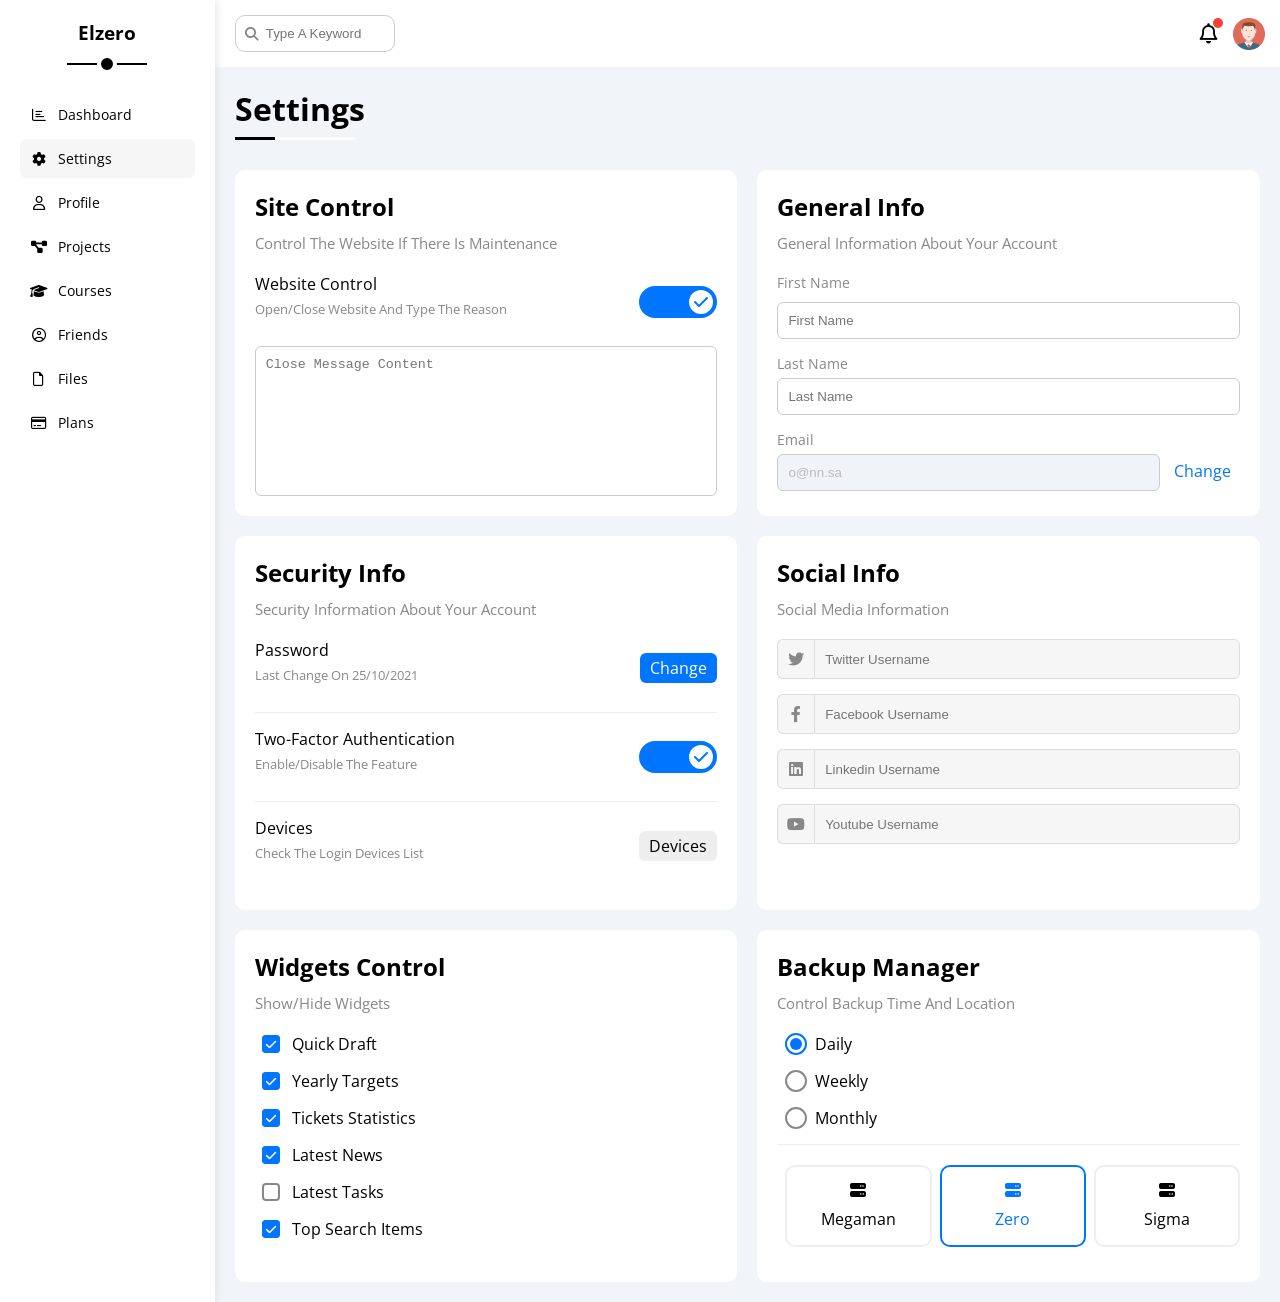
<file: HTML-CSS Template-4/settings.html>
<!DOCTYPE html>
<html lang="en">
  <head>
    <meta charset="UTF-8" />
    <meta http-equiv="X-UA-Compatible" content="IE=edge" />
    <meta name="viewport" content="width=device-width, initial-scale=1.0" />
    <title>Settings</title>
    <link rel="stylesheet" href="css/all.min.css" />
    <link rel="stylesheet" href="css/framework.css" />
    <link rel="stylesheet" href="css/master.css" />
    <link rel="preconnect" href="https://fonts.googleapis.com" />
    <link rel="preconnect" href="https://fonts.gstatic.com" crossorigin />
    <link href="https://fonts.googleapis.com/css2?family=Open+Sans:wght@300;500&display=swap" rel="stylesheet" />
  </head>
  <body>
    <div class="page d-flex">
      <div class="sidebar bg-white p-20 p-relative">
        <h3 class="p-relative txt-c mt-0">Elzero</h3>
        <ul>
          <li>
            <a class="d-flex align-center fs-14 c-black rad-6 p-10" href="index.html">
              <i class="fa-regular fa-chart-bar fa-fw"></i>
              <span>Dashboard</span>
            </a>
          </li>
          <li>
            <a class="active d-flex align-center fs-14 c-black rad-6 p-10" href="settings.html">
              <i class="fa-solid fa-gear fa-fw"></i>
              <span>Settings</span>
            </a>
          </li>
          <li>
            <a class="d-flex align-center fs-14 c-black rad-6 p-10" href="profile.html">
              <i class="fa-regular fa-user fa-fw"></i>
              <span>Profile</span>
            </a>
          </li>
          <li>
            <a class="d-flex align-center fs-14 c-black rad-6 p-10" href="projects.html">
              <i class="fa-solid fa-diagram-project fa-fw"></i>
              <span>Projects</span>
            </a>
          </li>
          <li>
            <a class="d-flex align-center fs-14 c-black rad-6 p-10" href="courses.html">
              <i class="fa-solid fa-graduation-cap fa-fw"></i>
              <span>Courses</span>
            </a>
          </li>
          <li>
            <a class="d-flex align-center fs-14 c-black rad-6 p-10" href="friends.html">
              <i class="fa-regular fa-circle-user fa-fw"></i>
              <span>Friends</span>
            </a>
          </li>
          <li>
            <a class="d-flex align-center fs-14 c-black rad-6 p-10" href="files.html">
              <i class="fa-regular fa-file fa-fw"></i>
              <span>Files</span>
            </a>
          </li>
          <li>
            <a class="d-flex align-center fs-14 c-black rad-6 p-10" href="plans.html">
              <i class="fa-regular fa-credit-card fa-fw"></i>
              <span>Plans</span>
            </a>
          </li>
        </ul>
      </div>
      <div class="content w-full">
        <!-- Start Head -->
        <div class="head bg-white p-15 between-flex">
          <div class="search p-relative">
            <input class="p-10" type="search" placeholder="Type A Keyword" />
          </div>
          <div class="icons d-flex align-center">
            <span class="notification p-relative">
              <i class="fa-regular fa-bell fa-lg"></i>
            </span>
            <img src="imgs/avatar.png" alt="" />
          </div>
        </div>
        <!-- End Head -->
        <h1 class="p-relative">Settings</h1>
        <div class="settings-page m-20 d-grid gap-20">
          <!-- Start Settings Box -->
          <div class="p-20 bg-white rad-10">
            <h2 class="mt-0 mb-10">Site Control</h2>
            <p class="mt-0 mb-20 c-grey fs-15">Control The Website If There Is Maintenance</p>
            <div class="mb-15 between-flex">
              <div>
                <span>Website Control</span>
                <p class="c-grey mt-5 mb-0 fs-13">Open/Close Website And Type The Reason</p>
              </div>
              <div>
                <label>
                  <input class="toggle-checkbox" type="checkbox" checked />
                  <div class="toggle-switch"></div>
                </label>
              </div>
            </div>
            <textarea class="close-message p-10 rad-6 d-block w-full" placeholder="Close Message Content"></textarea>
          </div>
          <!-- End Settings Box -->
          <!-- Start Settings Box -->
          <div class="p-20 bg-white rad-10">
            <h2 class="mt-0 mb-10">General Info</h2>
            <p class="mt-0 mb-20 c-grey fs-15">General Information About Your Account</p>
            <div class="mb-15">
              <label class="fs-14 c-grey d-block mb-10" for="first">First Name</label>
              <input
                class="b-none border-ccc p-10 rad-6 d-block w-full"
                type="text"
                id="first"
                placeholder="First Name"
              />
            </div>
            <div class="mb-15">
              <label class="fs-14 c-grey d-block mb-5" for="last">Last Name</label>
              <input
                class="b-none border-ccc p-10 rad-6 d-block w-full"
                id="last"
                type="text"
                placeholder="Last Name"
              />
            </div>
            <div>
              <label class="fs-14 c-grey d-block mb-5" for="email">Email</label>
              <input
                class="email b-none border-ccc p-10 rad-6 w-full mr-10"
                id="email"
                type="email"
                value="o@nn.sa"
                disabled
              />
              <a class="c-blue" href="#">Change</a>
            </div>
          </div>
          <!-- End Settings Box -->
          <!-- Start Settings Box -->
          <div class="p-20 bg-white rad-10">
            <h2 class="mt-0 mb-10">Security Info</h2>
            <p class="mt-0 mb-20 c-grey fs-15">Security Information About Your Account</p>
            <div class="sec-box mb-15 between-flex">
              <div>
                <span>Password</span>
                <p class="c-grey mt-5 mb-0 fs-13">Last Change On 25/10/2021</p>
              </div>
              <a class="button bg-blue c-white btn-shape" href="#">Change</a>
            </div>
            <div class="sec-box mb-15 between-flex">
              <div>
                <span>Two-Factor Authentication</span>
                <p class="c-grey mt-5 mb-0 fs-13">Enable/Disable The Feature</p>
              </div>
              <label>
                <input class="toggle-checkbox" type="checkbox" checked />
                <div class="toggle-switch"></div>
              </label>
            </div>
            <div class="sec-box between-flex">
              <div>
                <span>Devices</span>
                <p class="c-grey mt-5 mb-0 fs-13">Check The Login Devices List</p>
              </div>
              <a class="bg-eee c-black btn-shape" href="#">Devices</a>
            </div>
          </div>
          <!-- End Settings Box -->
          <!-- Start Settings Box -->
          <div class="social-boxes p-20 bg-white rad-10">
            <h2 class="mt-0 mb-10">Social Info</h2>
            <p class="mt-0 mb-20 c-grey fs-15">Social Media Information</p>
            <div class="d-flex align-center mb-15">
              <i class="fa-brands fa-twitter center-flex c-grey"></i>
              <input class="w-full" type="text" placeholder="Twitter Username" />
            </div>
            <div class="d-flex align-center mb-15">
              <i class="fa-brands fa-facebook-f center-flex c-grey"></i>
              <input class="w-full" type="text" placeholder="Facebook Username" />
            </div>
            <div class="d-flex align-center mb-15">
              <i class="fa-brands fa-linkedin center-flex c-grey"></i>
              <input class="w-full" type="text" placeholder="Linkedin Username" />
            </div>
            <div class="d-flex align-center">
              <i class="fa-brands fa-youtube center-flex c-grey"></i>
              <input class="w-full" type="text" placeholder="Youtube Username" />
            </div>
          </div>
          <!-- End Settings Box -->
          <!-- Start Settings Box -->
          <div class="widgets-control p-20 bg-white rad-10">
            <h2 class="mt-0 mb-10">Widgets Control</h2>
            <p class="mt-0 mb-20 c-grey fs-15">Show/Hide Widgets</p>
            <div class="control d-flex align-center mb-15">
              <input type="checkbox" id="one" checked />
              <label for="one">Quick Draft</label>
            </div>
            <div class="control d-flex align-center mb-15">
              <input type="checkbox" id="two" checked />
              <label for="two">Yearly Targets</label>
            </div>
            <div class="control d-flex align-center mb-15">
              <input type="checkbox" id="three" checked />
              <label for="three">Tickets Statistics</label>
            </div>
            <div class="control d-flex align-center mb-15">
              <input type="checkbox" id="four" checked />
              <label for="four">Latest News</label>
            </div>
            <div class="control d-flex align-center mb-15">
              <input type="checkbox" id="five" />
              <label for="five">Latest Tasks</label>
            </div>
            <div class="control d-flex align-center mb-15">
              <input type="checkbox" id="six" checked />
              <label for="six">Top Search Items</label>
            </div>
          </div>
          <!-- End Settings Box -->
          <!-- Start Settings Box -->
          <div class="backup-control p-20 bg-white rad-10">
            <h2 class="mt-0 mb-10">Backup Manager</h2>
            <p class="mt-0 mb-20 c-grey fs-15">Control Backup Time And Location</p>
            <div class="date d-flex align-center mb-15">
              <input type="radio" name="time" id="daily" checked />
              <label for="daily">Daily</label>
            </div>
            <div class="date d-flex align-center mb-15">
              <input type="radio" name="time" id="weekly" />
              <label for="weekly">Weekly</label>
            </div>
            <div class="date d-flex align-center mb-15">
              <input type="radio" name="time" id="monthly" />
              <label for="monthly">Monthly</label>
            </div>
            <div class="servers d-flex align-center txt-c">
              <input type="radio" name="servers" id="server-one" />
              <div class="server mb-15 rad-10 w-full">
                <label class="d-block m-15" for="server-one">
                  <i class="fa-solid fa-server d-block mb-10"></i>
                  Megaman
                </label>
              </div>
              <input type="radio" name="servers" id="server-two" checked />
              <div class="server mb-15 rad-10 w-full">
                <label class="d-block m-15" for="server-two">
                  <i class="fa-solid fa-server d-block mb-10"></i>
                  Zero
                </label>
              </div>
              <input type="radio" name="servers" id="server-three" />
              <div class="server mb-15 rad-10 w-full">
                <label class="d-block m-15" for="server-three">
                  <i class="fa-solid fa-server d-block mb-10"></i>
                  Sigma
                </label>
              </div>
            </div>
          </div>
          <!-- End Settings Box -->
        </div>
      </div>
    </div>
  </body>
</html>
</file>
<file: HTML-CSS Template-4/css/framework.css>
:root {
  --blue-color: #0075ff;
  --blue-alt-color: #0d69d5;
  --orange-color: #f59e0b;
  --green-color: #22c55e;
  --red-color: #f44336;
  --grey-color: #888;
}
/* Start Box */
.d-flex {
  display: flex;
}
.f-wrap {
  flex-wrap: wrap;
}
.align-center {
  align-items: center;
}
.space-between {
  justify-content: space-between;
}
.d-grid {
  display: grid;
}
.gap-20 {
  gap: 20px;
}
.d-block {
  display: block;
}
@media (max-width: 767px) {
  .block-mobile {
    display: block;
  }
  .hide-mobile {
    display: none;
  }
}
/* End Box */
/* Start Padding + Margin */
.p-10 {
  padding: 10px;
}
.p-15 {
  padding: 15px;
}
.p-20 {
  padding: 20px;
}
.pt-10 {
  padding-top: 10px;
}
.pt-15 {
  padding-top: 15px;
}
.pt-20 {
  padding-top: 20px;
}
.pb-10 {
  padding-bottom: 10px;
}
.pb-15 {
  padding-bottom: 15px;
}
.pb-20 {
  padding-bottom: 20px;
}
.pl-15 {
  padding-left: 15px;
}
.m-0 {
  margin: 0;
}
.m-15 {
  margin: 15px;
}
.m-20 {
  margin: 20px;
}
.mt-0 {
  margin-top: 0;
}
.mt-5 {
  margin-top: 5px;
}
.mt-10 {
  margin-top: 10px;
}
.mt-15 {
  margin-top: 15px;
}
.mt-20 {
  margin-top: 20px;
}
.mt-25 {
  margin-top: 25px;
}
.mr-10 {
  margin-right: 10px;
}
.mr-15 {
  margin-right: 15px;
}
.mb-5 {
  margin-bottom: 5px;
}
.mb-10 {
  margin-bottom: 10px;
}
.mb-15 {
  margin-bottom: 15px;
}
.mb-20 {
  margin-bottom: 20px;
}
.mb-25 {
  margin-bottom: 25px;
}
/* End Padding + Margin */
/* Start Color */
.c-black {
  color: black;
}
.c-white {
  color: white;
}
.c-grey {
  color: var(--grey-color);
}
.c-red {
  color: var(--red-color);
}
.c-green {
  color: var(--green-color);
}
.c-blue {
  color: var(--blue-color);
}
.c-orange {
  color: var(--orange-color);
}
.bg-red {
  background-color: var(--red-color);
}
.bg-green {
  background-color: var(--green-color);
}
.bg-blue {
  background-color: var(--blue-color);
}
.bg-orange {
  background-color: var(--orange-color);
}
.bg-white {
  background-color: white;
}
.bg-eee {
  background-color: #eee;
}
/* End Color */
/* Start Position */
.p-relative {
  position: relative;
}
.p-absolute {
  position: absolute;
}
/* End Position */
/* Start Font */
.txt-c {
  text-align: center;
}
.fs-13 {
  font-size: 13px;
}
.fs-14 {
  font-size: 14px;
}
.fs-15 {
  font-size: 15px;
}
.fs-25 {
  font-size: 25px;
}
.fw-bold {
  font-weight: bold;
}
@media (max-width: 767px) {
  .txt-c-mobile {
    text-align: center;
  }
}
/* End Font */
/* Start Border */
.rad-6 {
  border-radius: 6px;
}
.rad-10 {
  border-radius: 10px;
}
.rad-half {
  border-radius: 50%;
}
.b-none {
  border: none;
}
.border-ccc {
  border: 1px solid #ccc;
}
.border-eee {
  border: 1px solid #eee;
}

/* End Border */
/* Start Width + Height */
.w-full {
  width: 100%;
}
.w-100 {
  width: 100px;
}
.w-fit {
  width: fit-content;
}
.h-full {
  height: 100%;
}
.h-100 {
  height: 100px;
}
/* End Width + Height */
/* Start Components */
.center-flex {
  display: flex;
  align-items: center;
  justify-content: center;
}
.between-flex {
  display: flex;
  align-items: center;
  justify-content: space-between;
}
.btn-shape {
  padding: 4px 10px;
  border-radius: 6px;
}
/* End Components */
</file>
<file: HTML-CSS Template-4/css/master.css>
:root {
  --blue-color: #0075ff;
  --blue-alt-color: #0d69d5;
  --orange-color: #f59e0b;
  --green-color: #22c55e;
  --red-color: #f44336;
  --grey-color: #888;
}
* {
  box-sizing: border-box;
}
body {
  font-family: "Open Sans", sans-serif;
  margin: 0;
}
*:focus {
  outline: none;
}
a {
  text-decoration: none;
}
ul {
  list-style: none;
  padding: 0;
}
::-webkit-scrollbar {
  width: 15px;
}
::-webkit-scrollbar-track {
  background-color: white;
}
::-webkit-scrollbar-thumb {
  background-color: var(--blue-color);
}
::-webkit-scrollbar-thumb:hover {
  background-color: var(--blue-alt-color);
}
.page {
  background-color: #f1f5f9;
  min-height: 100vh;
}
/* Start Sidebar */
.sidebar {
  width: 250px;
  box-shadow: 0 0 10px #ddd;
}
.sidebar > h3 {
  margin-bottom: 50px;
}
.sidebar > h3::before,
.sidebar > h3::after {
  content: "";
  background-color: black;
  transform: translateX(-50%);
  position: absolute;
  left: 50%;
}
.sidebar > h3::before {
  width: 80px;
  height: 2px;
  bottom: -20px;
}
.sidebar > h3::after {
  bottom: -29px;
  width: 12px;
  height: 12px;
  border-radius: 50%;
  border: 4px solid white;
}
.sidebar ul li a {
  transition: 0.3s;
  margin-bottom: 5px;
}
.sidebar ul li a:hover,
.sidebar ul li a.active {
  background-color: #f6f6f6;
}
.sidebar ul li a span {
  font-size: 14px;
  margin-left: 10px;
}
@media (max-width: 767px) {
  .sidebar {
    width: 58px;
    padding: 10px;
  }
  .sidebar > h3 {
    font-size: 13px;
    margin-bottom: 15px;
  }
  .sidebar > h3::before,
  .sidebar > h3::after {
    display: none;
  }
  .sidebar ul li a span {
    display: none;
  }
}
/* End Sidebar */
/* Start Content */
.content {
  overflow: hidden;
}
.head .search::before {
  font-family: var(--fa-style-family-classic);
  content: "\f002";
  font-weight: 900;
  position: absolute;
  left: 15px;
  top: 50%;
  transform: translateY(-50%);
  font-size: 14px;
  color: var(--grey-color);
}
.head .search input {
  border: 1px solid #ccc;
  border-radius: 10px;
  margin-left: 5px;
  padding-left: 30px;
  width: 160px;
  transition: width 0.3s;
}
.head .search input:focus {
  width: 200px;
}
.head .search input:focus::placeholder {
  opacity: 0;
}
.head .icons .notification::before {
  content: "";
  position: absolute;
  width: 10px;
  height: 10px;
  background-color: var(--red-color);
  border-radius: 50%;
  right: -5px;
  top: -5px;
}
.head .icons img {
  width: 32px;
  height: 32px;
  margin-left: 15px;
}
.page h1 {
  margin: 20px 20px 40px;
}
.page h1::before,
.page h1::after {
  content: "";
  height: 3px;
  position: absolute;
  bottom: -10px;
  left: 0;
}
.page h1::before {
  background-color: white;
  width: 120px;
}
.page h1::after {
  background-color: black;
  width: 40px;
}
.wrapper {
  grid-template-columns: repeat(auto-fill, minmax(450px, 1fr));
  margin-left: 20px;
  margin-right: 20px;
  margin-bottom: 20px;
}
@media (max-width: 767px) {
  .wrapper {
    grid-template-columns: minmax(200px, 1fr);
    margin-left: 10px;
    margin-right: 10px;
    gap: 10px;
  }
}
/* End Content */
/* Start Welcome Widget */
.welcome {
  overflow: hidden;
}
.welcome .intro img {
  width: 200px;
  margin-bottom: -10px;
}
.welcome .avatar {
  width: 64px;
  height: 64px;
  border: 2px solid white;
  border-radius: 50%;
  padding: 2px;
  box-shadow: 0 0 5px #ddd;
  margin-left: 20px;
  margin-top: -32px;
}
.welcome .body {
  border-top: 1px solid #eee;
  border-bottom: 1px solid #eee;
}
.welcome .body > div {
  flex: 1;
}
.welcome .visit {
  margin: 0 15px 15px auto;
  transition: 0.3s;
}
.welcome .visit:hover {
  background-color: var(--blue-alt-color);
}
@media (max-width: 767px) {
  .welcome .intro {
    padding-bottom: 30px;
  }
  .welcome .avatar {
    margin-left: 0;
  }
  .welcome .body > div:not(:last-child) {
    margin-bottom: 20px;
  }
}
/* End Welcome Widget */
/* Start Quick Draft Widget */
.quick-draft textarea {
  resize: none;
  min-height: 180px;
}
.quick-draft .save {
  margin-left: auto;
  transition: 0.3s;
  cursor: pointer;
}
.quick-draft .save:hover {
  background-color: var(--blue-alt-color);
}
/* End Quick Draft Widget */
/* Start Targets */
.targets .target-row .icon {
  width: 80px;
  height: 80px;
  margin-right: 15px;
}
.targets .details {
  flex: 1;
}
.targets .details .progress {
  height: 4px;
}
.targets .details .progress > span {
  position: absolute;
  left: 0;
  top: 0;
  height: 100%;
}
.targets .details .progress > span span {
  position: absolute;
  bottom: 16px;
  right: -16px;
  color: white;
  padding: 2px 5px;
  border-radius: 6px;
  font-size: 13px;
}
.targets .details .progress > span span::after {
  content: "";
  border-color: transparent;
  border-width: 5px;
  border-style: solid;
  position: absolute;
  bottom: -10px;
  left: 50%;
  transform: translateX(-50%);
}
.targets .details .progress > .blue span::after {
  border-top-color: var(--blue-color);
}
.targets .details .progress > .orange span::after {
  border-top-color: var(--orange-color);
}
.targets .details .progress > .green span::after {
  border-top-color: var(--green-color);
}
.blue .icon,
.blue .progress {
  background-color: rgb(0 117 255 / 20%);
}
.orange .icon,
.orange .progress {
  background-color: rgb(245 158 11 / 20%);
}
.green .icon,
.green .progress {
  background-color: rgb(34 197 94 / 20%);
}
/* End Targets */
/* Start Tickets */
.tickets .box {
  border: 1px solid #ccc;
  width: calc(50% - 10px);
}
@media (max-width: 767px) {
  .tickets .box {
    width: 100%;
  }
}
/* End Tickets */
/* Start Latest News */
.latest-news .news-row:not(:last-of-type) {
  margin-bottom: 20px;
  padding-bottom: 20px;
  border-bottom: 1px solid #eee;
}
.latest-news .news-row img {
  width: 100px;
  border-radius: 6px;
  margin-right: 15px;
}
.latest-news .info {
  flex-grow: 1;
}
.latest-news .info h3 {
  margin: 0 0 6px;
  font-size: 16px;
}
@media (max-width: 767px) {
  .latest-news .news-row {
    display: block;
  }
  .latest-news .news-row .label {
    margin: 10px auto;
    width: fit-content;
  }
}
/* End Latest News */
/* Start Tasks */
.tasks .task-row:not(:last-of-type) {
  margin-bottom: 15px;
  padding-bottom: 15px;
  border-bottom: 1px solid #eee;
}
.tasks .info {
  flex-grow: 1;
}
.tasks .done {
  opacity: 0.3;
}
.tasks .done h3,
.tasks .done p {
  text-decoration: line-through;
}
.tasks .delete {
  cursor: pointer;
  transition: 0.3s;
}
.tasks .delete:hover {
  color: var(--red-color);
}
/* End Tasks */
/* Start Latest Uploads */
.latest-uploads ul li:not(:last-child) {
  border-bottom: 1px solid #eee;
}
.latest-uploads ul li img {
  width: 40px;
  height: 40px;
}
/* End Latest Uploads */
/* Start Last Project */
.last-project ul::before {
  content: "";
  position: absolute;
  left: 11px;
  width: 2px;
  height: 100%;
  background-color: var(--blue-color);
}
.last-project ul li::before {
  content: "";
  width: 20px;
  height: 20px;
  display: block;
  border-radius: 50%;
  background-color: white;
  border: 2px solid white;
  outline: 2px solid var(--blue-color);
  margin-right: 15px;
  z-index: 1;
}
.last-project ul li.done::before {
  background-color: var(--blue-color);
}
.last-project ul li.current::before {
  animation: change-color 0.8s infinite alternate;
}
.last-project .launch-icon {
  position: absolute;
  width: 160px;
  right: 0;
  bottom: 0;
  opacity: 0.1;
}
/* End Last Project */
/* Start Reminders */
.reminders ul li .key {
  width: 15px;
  height: 15px;
}
.reminders ul li > .blue {
  border-left: 2px solid var(--blue-color);
}
.reminders ul li > .green {
  border-left: 2px solid var(--green-color);
}
.reminders ul li > .orange {
  border-left: 2px solid var(--orange-color);
}
.reminders ul li > .red {
  border-left: 2px solid var(--red-color);
}
/* End Reminders */
/* Start Latest Post */
.latest-post .avatar {
  width: 48px;
  height: 48px;
}
.latest-post .post-content {
  text-transform: capitalize;
  line-height: 1.8;
  border-top: 1px solid #eee;
  border-bottom: 1px solid #eee;
  min-height: 140px;
}
/* End Latest Post */
/* Start Social Media */
.social-media .box {
  padding-left: 70px;
}
.social-media .box i {
  position: absolute;
  left: 0;
  top: 0;
  width: 52px;
  transition: 0.3s;
}
.social-media .box i:hover {
  transform: rotate(5deg);
}
.social-media .twitter {
  background-color: rgb(29 161 242 / 20%);
  color: #1da1f2;
}
.social-media .twitter i,
.social-media .twitter a {
  background-color: #1da1f2;
}
.social-media .facebook {
  background-color: rgb(24 119 242 / 20%);
  color: #1da1f2;
}
.social-media .facebook i,
.social-media .facebook a {
  background-color: #1877f2;
}
.social-media .youtube {
  background-color: rgb(255 0 0 / 20%);
  color: #ff0000;
}
.social-media .youtube i,
.social-media .youtube a {
  background-color: #ff0000;
}
.social-media .linkedin {
  background-color: rgb(0 119 181 / 20%);
  color: #0077b5;
}
.social-media .linkedin i,
.social-media .linkedin a {
  background-color: #0077b5;
}
/* End Social Media */
/* Start Projects Table */
.projects .responsive-table {
  overflow-x: auto;
}
.projects table {
  min-width: 1000px;
  border-spacing: 0;
}
.projects thead td {
  background-color: #eee;
  font-weight: bold;
}
.projects table td {
  padding: 15px;
}
.projects tbody td {
  border-bottom: 1px solid #eee;
  border-left: 1px solid #eee;
  transition: 0.3s;
}
.projects table tbody tr td:last-child {
  border-right: 1px solid #eee;
}
.projects tbody tr:hover td {
  background-color: #faf7f7;
}
.projects table img {
  width: 32px;
  height: 32px;
  border-radius: 50%;
  padding: 2px;
  background-color: white;
}
.projects table img:not(:first-child) {
  margin-left: -20px;
}
.projects table .label {
  font-size: 13px;
}
/* End Projects Table */
/* Start Settings */
.settings-page {
  grid-template-columns: repeat(auto-fill, minmax(500px, 1fr));
}
@media (max-width: 767px) {
  .settings-page {
    grid-template-columns: minmax(100px, 1fr);
    margin-left: 10px;
    margin-right: 10px;
    gap: 10px;
  }
}
.settings-page .close-message {
  border: 1px solid #ccc;
  resize: none;
  min-height: 150px;
}
.settings-page .email {
  display: inline-flex;
  width: calc(100% - 80px);
}
.settings-page .sec-box {
  padding-bottom: 15px;
}
.settings-page .sec-box:not(:last-of-type) {
  border-bottom: 1px solid #eee;
}
.settings-page .sec-box .button {
  transition: 0.3s;
}
.settings-page .sec-box .button:hover {
  background-color: var(--blue-alt-color);
}
.settings-page .social-boxes i {
  width: 40px;
  height: 40px;
  background-color: #f6f6f6;
  border: 1px solid #ddd;
  border-right: none;
  border-radius: 6px 0 0 6px;
  transition: 0.3s;
}
.settings-page .social-boxes input {
  height: 40px;
  background-color: #f6f6f6;
  border: 1px solid #ddd;
  padding-left: 10px;
  border-radius: 0 6px 6px 0;
}
.settings-page .social-boxes > div:focus-within i {
  color: black;
}
.widgets-control .control input[type="checkbox"] {
  -webkit-appearance: none;
  appearance: none;
}
.widgets-control .control label {
  padding-left: 30px;
  cursor: pointer;
  position: relative;
}
.widgets-control .control label::before,
.widgets-control .control label::after {
  position: absolute;
  left: 0;
  top: 50%;
  margin-top: -9px;
  border-radius: 4px;
}
.widgets-control .control label::before {
  content: "";
  width: 14px;
  height: 14px;
  border: 2px solid var(--grey-color);
}
.widgets-control .control label:hover::before {
  border-color: var(--blue-alt-color);
}
.widgets-control .control label::after {
  font-family: var(--fa-style-family-classic);
  content: "\f00c";
  font-weight: 900;
  background-color: var(--blue-color);
  color: white;
  font-size: 12px;
  width: 18px;
  height: 18px;
  display: flex;
  justify-content: center;
  align-items: center;
  transform: scale(0) rotate(360deg);
  transition: 0.3s;
}
.widgets-control .control input[type="checkbox"]:checked + label::after {
  transform: scale(1);
}
.backup-control input[type="radio"] {
  -webkit-appearance: none;
  appearance: none;
}
.backup-control .date label {
  padding-left: 30px;
  cursor: pointer;
  position: relative;
}
.backup-control .date label::before {
  content: "";
  position: absolute;
  top: 50%;
  left: 0;
  margin-top: -11px;
  width: 18px;
  height: 18px;
  border: 2px solid var(--grey-color);
  border-radius: 50%;
}
.backup-control .date label::after {
  content: "";
  position: absolute;
  left: 5px;
  top: 5px;
  width: 12px;
  height: 12px;
  background: var(--blue-color);
  border-radius: 50%;
  transition: 0.3s;
  transform: scale(0);
}
.backup-control .date input[type="radio"]:checked + label::before {
  border-color: var(--blue-color);
}
.backup-control .date input[type="radio"]:checked + label::after {
  transform: scale(1);
}
.backup-control .servers {
  border-top: 1px solid #eee;
  padding-top: 20px;
}
@media (max-width: 767px) {
  .backup-control .servers {
    flex-wrap: wrap;
  }
}
.backup-control .servers .server {
  border: 2px solid #eee;
  position: relative;
}
.backup-control .servers .server label {
  cursor: pointer;
}
.backup-control .servers input[type="radio"]:checked + .server {
  border-color: var(--blue-color);
  color: var(--blue-color);
}
.toggle-checkbox {
  -webkit-appearance: none;
  appearance: none;
  display: none;
}
.toggle-switch {
  background-color: #ccc;
  width: 78px;
  height: 32px;
  border-radius: 16px;
  position: relative;
  transition: 0.3s;
  cursor: pointer;
}
.toggle-switch::before {
  font-family: var(--fa-style-family-classic);
  content: "\f00d";
  font-weight: 900;
  background-color: white;
  width: 24px;
  height: 24px;
  position: absolute;
  border-radius: 50%;
  top: 4px;
  left: 4px;
  display: flex;
  justify-content: center;
  align-items: center;
  color: #aaa;
  transition: 0.3s;
}
.toggle-checkbox:checked + .toggle-switch {
  background-color: var(--blue-color);
}
.toggle-checkbox:checked + .toggle-switch::before {
  content: "\f00c";
  left: 50px;
  color: var(--blue-color);
}
.settings-page :disabled {
  cursor: no-drop;
  background-color: #f0f4f8;
  color: #bbb;
}
/* End Settings */
/* Start Profile Page */
@media (max-width: 767px) {
  .profile-page .overview {
    flex-direction: column;
  }
}
.profile-page .avatar-box {
  width: 300px;
}
@media (min-width: 768px) {
  .profile-page .avatar-box {
    border-right: 1px solid #eee;
  }
}
.profile-page .avatar-box > img {
  width: 120px;
  height: 120px;
}
.profile-page .avatar-box .level {
  height: 6px;
  overflow: hidden;
  margin: auto;
  width: 70%;
}
.profile-page .avatar-box .level span {
  position: absolute;
  left: 0;
  top: 0;
  height: 100%;
  background-color: var(--blue-color);
  border-radius: 6px;
}
.profile-page .info-box .box {
  flex-wrap: wrap;
  border-bottom: 1px solid #eee;
  transition: 0.3s;
}
.profile-page .info-box .box:hover {
  background-color: #f9f9f9;
}
.profile-page .info-box .box > div {
  min-width: 250px;
  padding: 10px 0 0;
}
.profile-page .info-box h4 {
  font-weight: normal;
}
/* Start Training Code */
.profile-page .info-box .toggle-switch {
  height: 20px;
}
@media (max-width: 767px) {
  .profile-page .info-box .toggle-switch {
    margin: auto;
  }
}
.profile-page .info-box .toggle-switch::before {
  width: 12px;
  height: 12px;
  font-size: 8px;
}
.profile-page .info-box .toggle-checkbox:checked + .toggle-switch::before {
  left: 62px;
}
/* End Training Code */
@media (max-width: 767px) {
  .profile-page .other-data {
    flex-direction: column;
  }
}
.profile-page .skills-card {
  flex-grow: 1;
}
.profile-page .skills-card ul li {
  padding: 15px 0;
}
.profile-page .skills-card ul li:not(:last-child) {
  border-bottom: 1px solid #eee;
}
.profile-page .skills-card ul li span {
  display: inline-flex;
  padding: 4px 10px;
  background-color: #eee;
  border-radius: 6px;
  font-size: 14px;
}
.profile-page .skills-card ul li span:not(:last-child) {
  margin-right: 5px;
}
.profile-page .activities {
  flex-grow: 2;
}
.profile-page .activity:not(:last-of-type) {
  border-bottom: 1px solid #eee;
  padding-bottom: 20px;
  margin-bottom: 20px;
}
.profile-page .activity img {
  width: 64px;
  height: 64px;
  margin-right: 10px;
}
@media (min-width: 768px) {
  .profile-page .activity .date {
    margin-left: auto;
    text-align: right;
  }
}
@media (max-width: 767px) {
  .profile-page .activity {
    flex-direction: column;
  }
  .profile-page .activity img {
    margin-right: 0;
    margin-bottom: 15px;
  }
  .profile-page .activity .date {
    margin-top: 15px;
  }
}
/* End Profile Page */
/* Start Projects Page */
.projects-page {
  grid-template-columns: repeat(auto-fill, minmax(500px, 1fr));
}
@media (max-width: 767px) {
  .projects-page {
    grid-template-columns: minmax(200px, 1fr);
    margin-left: 10px;
    margin-right: 10px;
    gap: 10px;
  }
}
.projects-page .project .date {
  position: absolute;
  right: 10px;
  top: 10px;
}
.projects-page .project h4 {
  font-weight: normal;
}
.projects-page .project .team {
  position: relative;
  min-height: 80px;
}
.projects-page .project .team a {
  position: absolute;
  left: 0;
  bottom: 0;
}
.projects-page .project .team a:nth-child(2) {
  left: 25px;
}
.projects-page .project .team a:nth-child(3) {
  left: 50px;
}
.projects-page .project .team a:nth-child(4) {
  left: 75px;
}
.projects-page .project .team a:nth-child(5) {
  left: 100px;
}
.projects-page .project .team a:hover {
  z-index: 1000;
}
.projects-page .project .team img {
  width: 40px;
  height: 40px;
  border-radius: 50%;
  border: 2px solid white;
}
.projects-page .project .do {
  justify-content: flex-end;
  border-top: 1px solid #eee;
  padding-top: 15px;
  margin-top: 15px;
}
@media (max-width: 767px) {
  .projects-page .project .do {
    flex-direction: column;
  }
}
.projects-page .project .do span {
  padding: 3px 8px;
  margin-left: 5px;
  width: fit-content;
}
@media (max-width: 767px) {
  .projects-page .project .do span:not(:last-child) {
    margin-bottom: 15px;
  }
}
.projects-page .project .info {
  border-top: 1px solid #eee;
  margin-top: 15px;
  padding-top: 15px;
}
@media (max-width: 767px) {
  .projects-page .project .info {
    flex-direction: column;
  }
}
.projects-page .project .prog {
  height: 8px;
  width: 260px;
  position: relative;
  border-radius: 6px;
}
@media (max-width: 767px) {
  .projects-page .project .prog {
    margin-bottom: 15px;
  }
}
.projects-page .project .prog span {
  position: absolute;
  left: 0;
  top: 0;
  height: 100%;
  border-radius: 6px;
}
/* End Projects Page */
/* Start Courses Page */
.courses-page {
  grid-template-columns: repeat(auto-fill, minmax(300px, 1fr));
}
@media (max-width: 767px) {
  .courses-page {
    grid-template-columns: minmax(200px, 1fr);
    margin-left: 10px;
    margin-right: 10px;
    gap: 10px;
  }
}
.courses-page .course {
  overflow: hidden;
}
.courses-page .course .cover {
  max-width: 100%;
}
.courses-page .course .instructor {
  position: absolute;
  width: 64px;
  height: 64px;
  border-radius: 50%;
  top: 20px;
  left: 20px;
  border: 2px solid white;
}
.courses-page .course .description {
  line-height: 1.6;
}
.courses-page .course .info {
  border-top: 1px solid #eee;
  font-size: 13px;
}
.courses-page .course .info .title {
  position: absolute;
  top: -13px;
  left: 50%;
  transform: translateX(-50%);
  font-size: 13px;
}
/* End Courses Page */
/* Start Friends Page */
.friends-page {
  grid-template-columns: repeat(auto-fill, minmax(300px, 1fr));
}
@media (max-width: 767px) {
  .friends-page {
    grid-template-columns: minmax(200px, 1fr);
    margin-left: 10px;
    margin-right: 10px;
    gap: 10px;
  }
}
.friends-page .contact {
  position: absolute;
  left: 10px;
  top: 10px;
}
.friends-page .contact i {
  background-color: #eee;
  padding: 10px;
  border-radius: 50%;
  color: #666;
  font-size: 13px;
  cursor: pointer;
  transition: 0.3s;
}
.friends-page .contact i:hover {
  background-color: var(--blue-color);
  color: white;
}
.friends-page .friend .icons {
  border-top: 1px solid #eee;
  border-bottom: 1px solid #eee;
  margin-top: 15px;
  margin-bottom: 15px;
  padding-top: 15px;
  padding-bottom: 15px;
}
.friends-page .friend .icons i {
  margin-right: 5px;
}
.friends-page .friend .icons .vip {
  position: absolute;
  right: 0;
  top: 50%;
  transform: translateY(-50%);
  font-size: 40px;
  opacity: 0.2;
}
/* End Friends Page */
/* Start Files Page */
.files-page {
  flex-direction: row-reverse;
  align-items: flex-start;
}
@media (max-width: 767px) {
  .files-page {
    flex-direction: column;
    align-items: normal;
  }
}
.files-page .files-stats {
  min-width: 260px;
}
.files-page .files-stats .icon {
  width: 40px;
  height: 40px;
  margin-right: 10px;
}
.files-page .files-stats .size {
  margin-left: auto;
}
.files-page .files-stats .blue {
  background-color: rgb(0 117 255 / 20%);
}
.files-page .files-stats .green {
  background-color: rgb(34 197 94 / 20%);
}
.files-page .files-stats .red {
  background-color: rgb(244 67 54 / 20%);
}
.files-page .files-stats .orange {
  background-color: rgb(245 158 11 / 20%);
}
.files-page .files-stats .upload {
  margin: 15px auto 0;
  padding: 10px 15px;
  transition: 0.3s;
}
.files-page .files-stats .upload:hover {
  background-color: var(--blue-alt-color);
}
.files-page .files-stats .upload:hover i {
  animation: go-up 0.8s infinite;
}
.files-page .files-content {
  flex: 1;
  grid-template-columns: repeat(auto-fill, minmax(200px, 1fr));
}
.files-page .files-content img {
  width: 64px;
  height: 64px;
  transition: 0.3s;
}
.files-page .files-content .file:hover img {
  transform: rotate(5deg);
}
.files-page .files-content .info {
  border-top: 1px solid #eee;
}
/* End Files Page */
/* Start Plans Page */
.plans-page {
  grid-template-columns: repeat(auto-fill, minmax(450px, 1fr));
}
@media (max-width: 767px) {
  .plans-page {
    grid-template-columns: minmax(250px, 1fr);
    margin-left: 10px;
    margin-right: 10px;
    gap: 10px;
  }
}
.plans-page .plan .top {
  border: 3px solid white;
  outline: 3px solid transparent;
}
.plans-page .plan.green .top {
  outline-color: var(--green-color);
}
.plans-page .plan.blue .top {
  outline-color: var(--blue-color);
}
.plans-page .plan.orange .top {
  outline-color: var(--orange-color);
}
.plans-page .plan .price {
  position: relative;
  font-size: 40px;
  width: fit-content;
  margin: auto;
}
.plans-page .plan .price span {
  position: absolute;
  left: -20px;
  top: 0;
  font-size: 25px;
}
.plans-page .plan ul li {
  padding: 15px 0;
  display: flex;
  align-items: center;
  font-size: 15px;
  border-bottom: 1px solid #eee;
}
.plans-page .plan ul li .yes {
  color: var(--green-color);
}
.plans-page .plan ul li i:not(.yes, .help) {
  color: var(--red-color);
}
.plans-page .plan ul li i:first-child {
  font-size: 18px;
  margin-right: 5px;
}
.plans-page .plan ul li .help {
  color: var(--grey-color);
  margin-left: auto;
  cursor: pointer;
}
/* End Plans Page */
/* Start Animation */
@keyframes change-color {
  from {
    background-color: var(--blue-color);
  }
  to {
    background-color: white;
  }
}
@keyframes go-up {
  0%,
  100% {
    transform: translateY(0);
  }
  50% {
    transform: translateY(-5px);
  }
}
/* End Animation */
</file>
<file: Pluralsight Login Page Clone/style.css>
@import url('https://fonts.googleapis.com/css?family=Roboto:300');

* {
  box-sizing: border-box;
}

body {
  font-family: 'Roboto', sans-serif;
  font-weight: 300;
  background: #181818;
  color: #fff;
  overflow: hidden;
}

h1,
h2,
h3,
h4,
h5,
h6 {
  font-weight: 300;
}

#wrapper {
  display: flex;
  flex-direction: row;
}

#left {
  display: flex;
  flex-direction: column;
  flex: 1;
  align-items: center;
  justify-content: center;
  height: 100vh;
}

#right {
  flex: 1;
}

/* Sign In */
#signin {
  display: flex;
  flex-direction: column;
  justify-content: center;
  align-items: center;
  width: 80%;
  padding-bottom: 1rem;
}

#signin form {
  width: 80%;
  padding-bottom: 3rem;
}

#signin .logo {
  margin-bottom: 8vh;
}

#signin .logo img {
  width: 300px;
}

#signin label {
  font-size: 0.9rem;
  line-height: 2rem;
  font-weight: 500;
}

#signin .text-input {
  margin-bottom: 1.3rem;
  width: 100%;
  border-radius: 2px;
  background: #181818;
  border: 1px solid #555;
  color: #ccc;
  padding: 0.5rem 1rem;
  line-height: 1.3rem;
}

#signin .primary-btn {
  width: 100%;
}

#signin .secondary-btn,
.or,
.links {
  width: 60%;
}

#signin .links a {
  display: block;
  color: #fff;
  text-decoration: none;
  margin-bottom: 1rem;
  text-align: center;
  font-size: 0.9rem;
}

#signin .or {
  display: flex;
  flex-direction: row;
  margin-bottom: 1.2rem;
  align-items: center;
}

#signin .or .bar {
  flex: auto;
  border: none;
  height: 1px;
  background: #aaa;
}

#signin .or span {
  color: #ccc;
  padding: 0 0.8rem;
}

/* Showcase */
#showcase {
  display: flex;
  justify-content: center;
  align-items: center;
  background: url('img/login-bg.jpg') no-repeat center center / cover;
  height: 100vh;
  text-align: center;
}

#showcase .showcase-text {
  font-size: 3rem;
  width: 100%;
  color: #fff;
  margin-bottom: 1.5rem;
}

#showcase .secondary-btn {
  width: 60%;
  margin: auto;
}

/* Footer */
#main-footer {
  color: #ccc;
  text-align: center;
  font-size: 0.8rem;
  max-width: 80%;
  padding-top: 5rem;
}

#main-footer a {
  color: #f96816;
  text-decoration: underline;
}

/* Button */
.primary-btn {
  padding: 0.7rem 1rem;
  height: 2.7rem;
  display: block;
  border: 0;
  border-radius: 2px;
  font-weight: 500;
  background: #f96816;
  color: #fff;
  text-decoration: none;
  cursor: pointer;
  text-align: center;
  transition: all 0.5s;
}

.primary-btn:hover {
  background-color: #ff7b39;
}

.secondary-btn {
  padding: 0.7rem 1rem;
  height: 2.7rem;
  display: block;
  border: 1px solid #f4f4f4;
  border-radius: 2px;
  font-weight: 500;
  background: none;
  color: #fff;
  text-decoration: none;
  cursor: pointer;
  text-align: center;
  transition: all 0.5s;
}

.secondary-btn:hover {
  border-color: #ff7b39;
  color: #ff7b39;
}

/* Media Queries */
@media (min-width: 1200px) {
  #left {
    flex: 4;
  }

  #right {
    flex: 6;
  }
}

@media (max-width: 768px) {
  body {
    overflow: auto;
  }

  #right {
    display: none;
  }

  #left {
    justify-content: start;
    margin-top: 4vh;
  }

  #signin .logo {
    margin-bottom: 2vh;
  }

  #signin .text-input {
    margin-bottom: 0.7rem;
  }

  #main-footer {
    padding-top: 1rem;
  }
}
</file>
